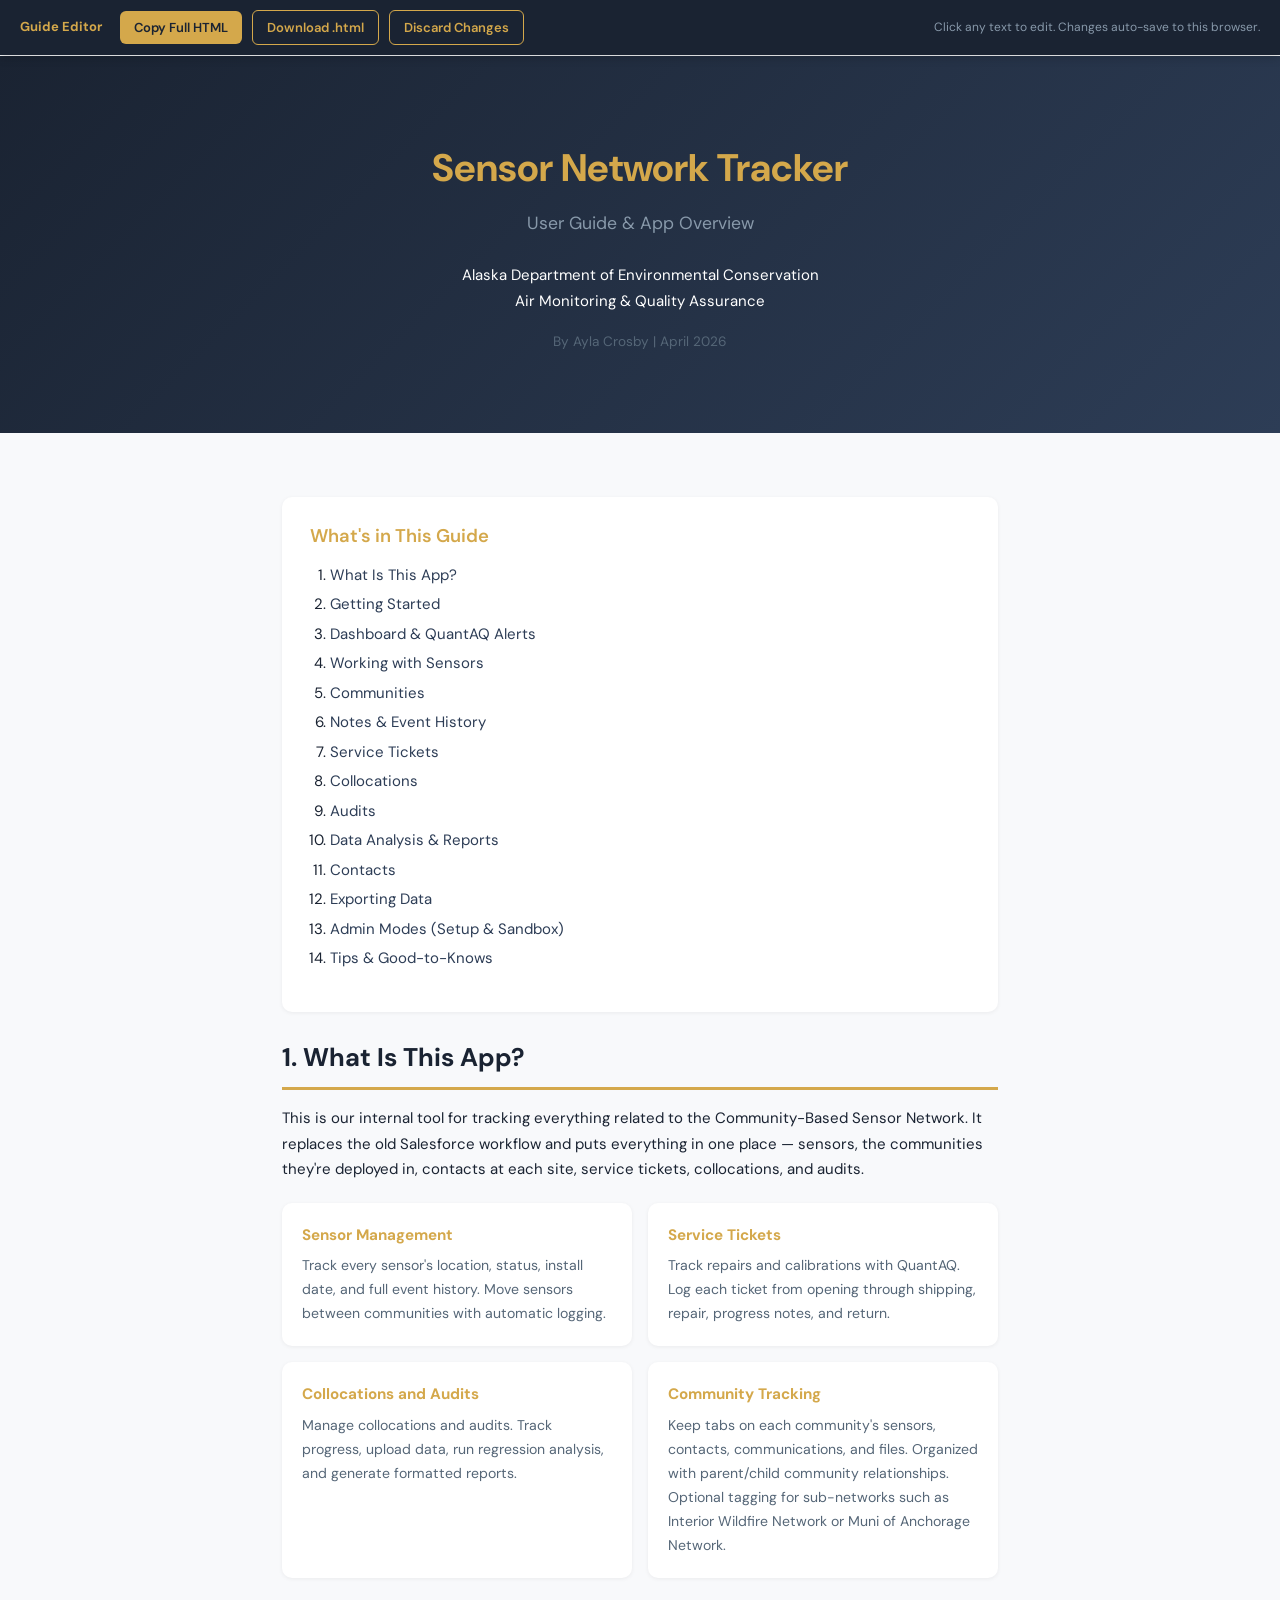
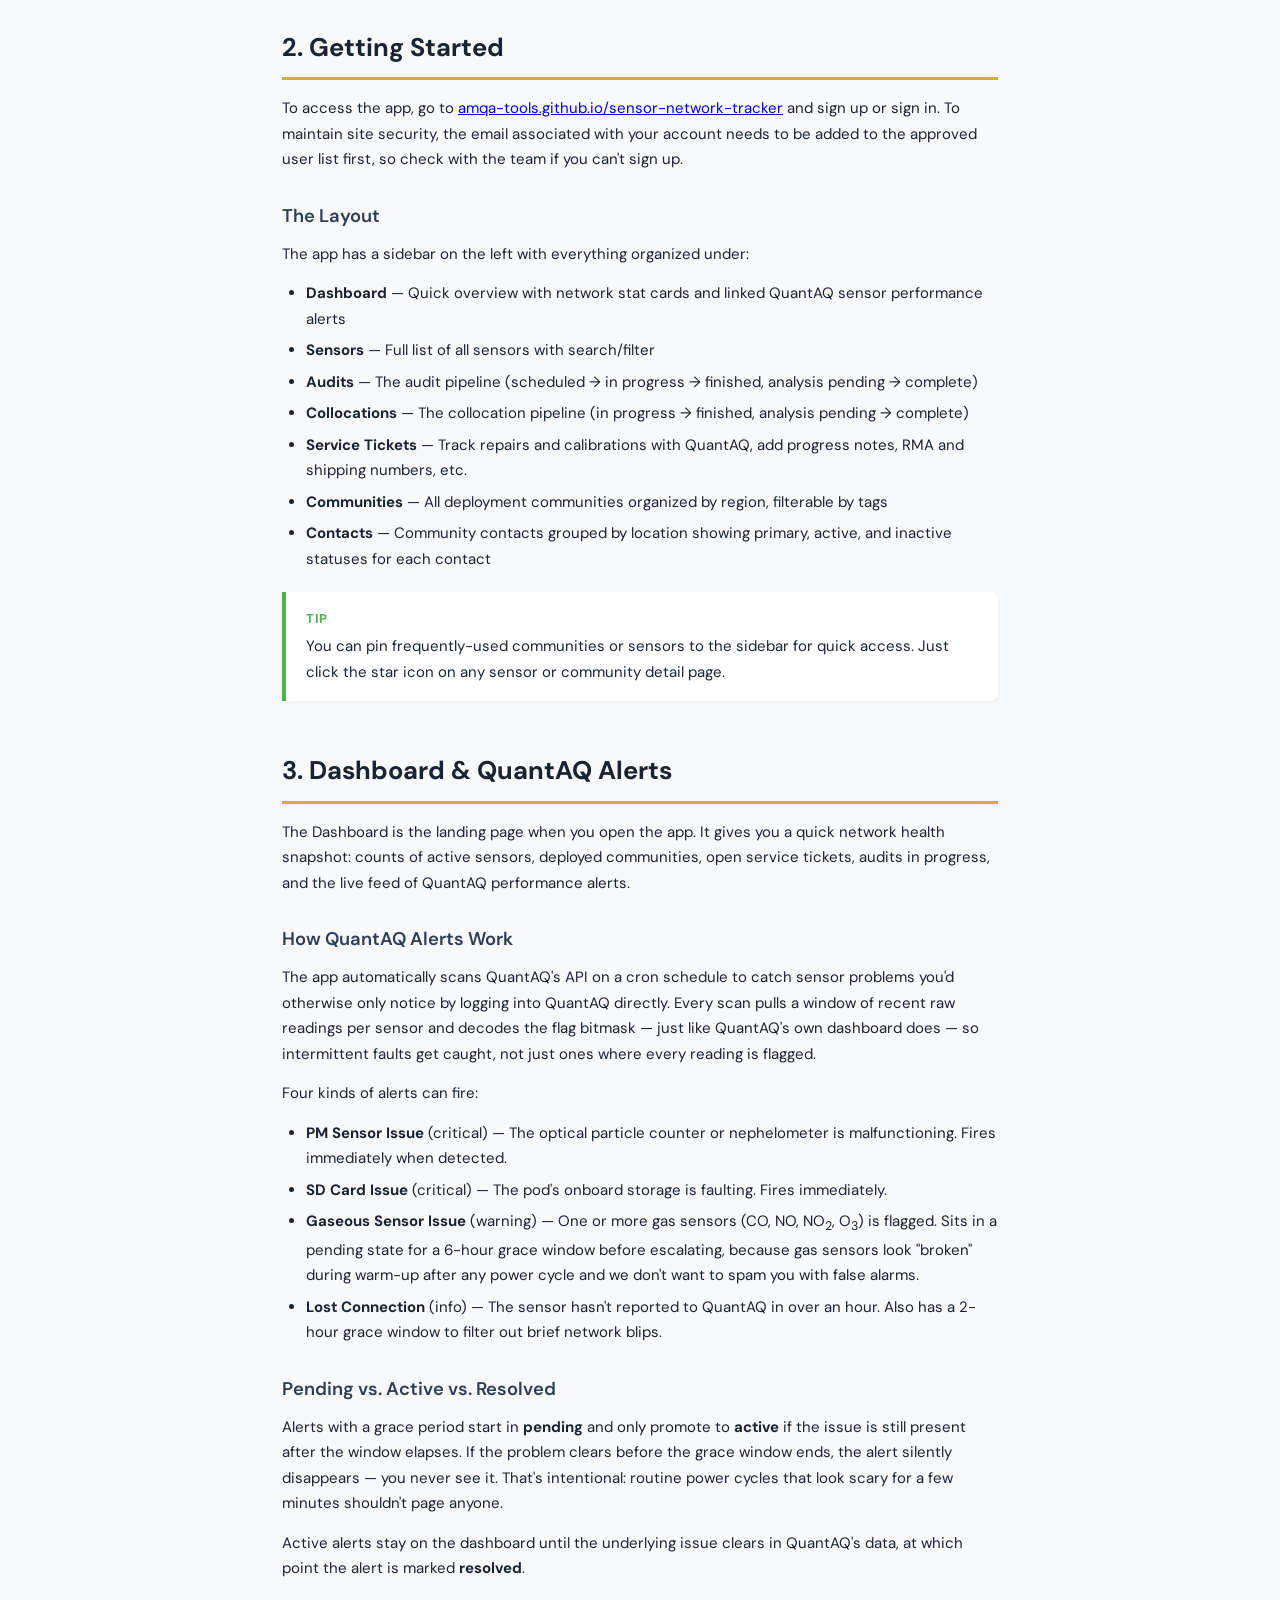
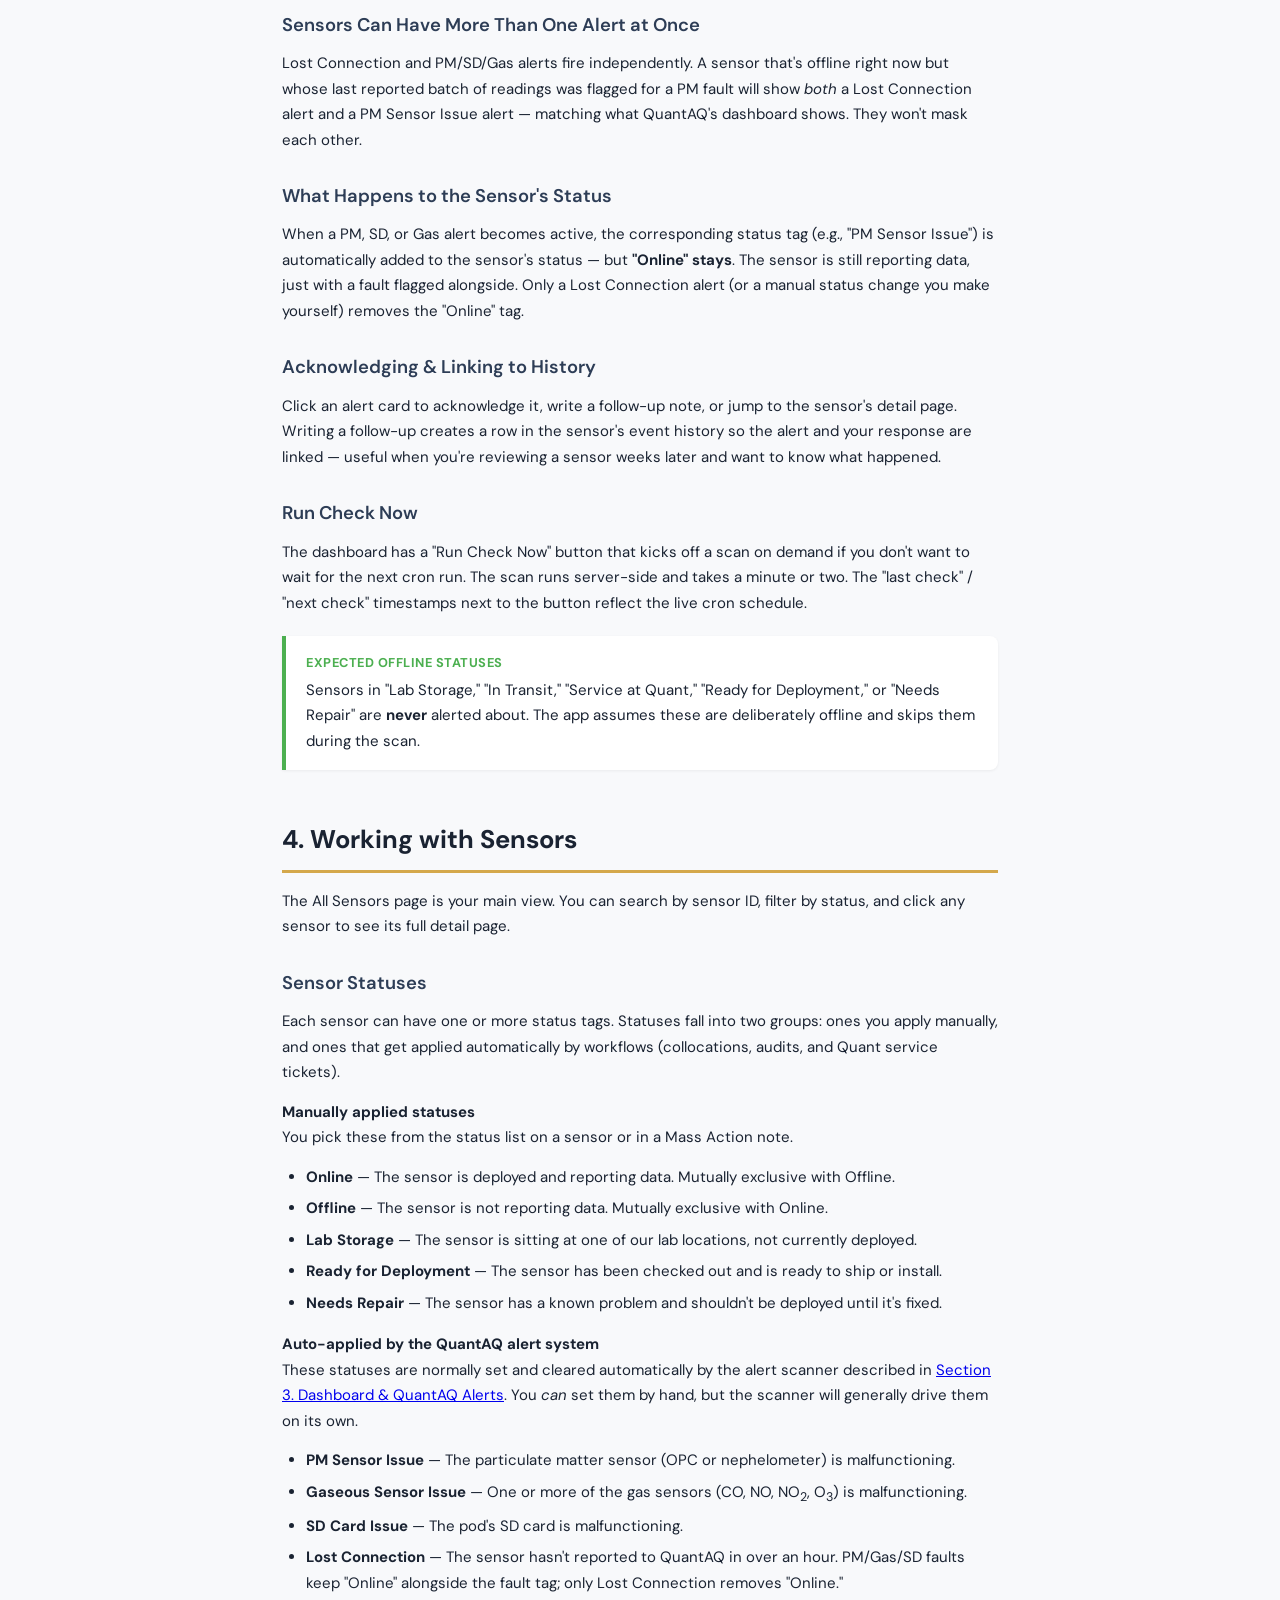
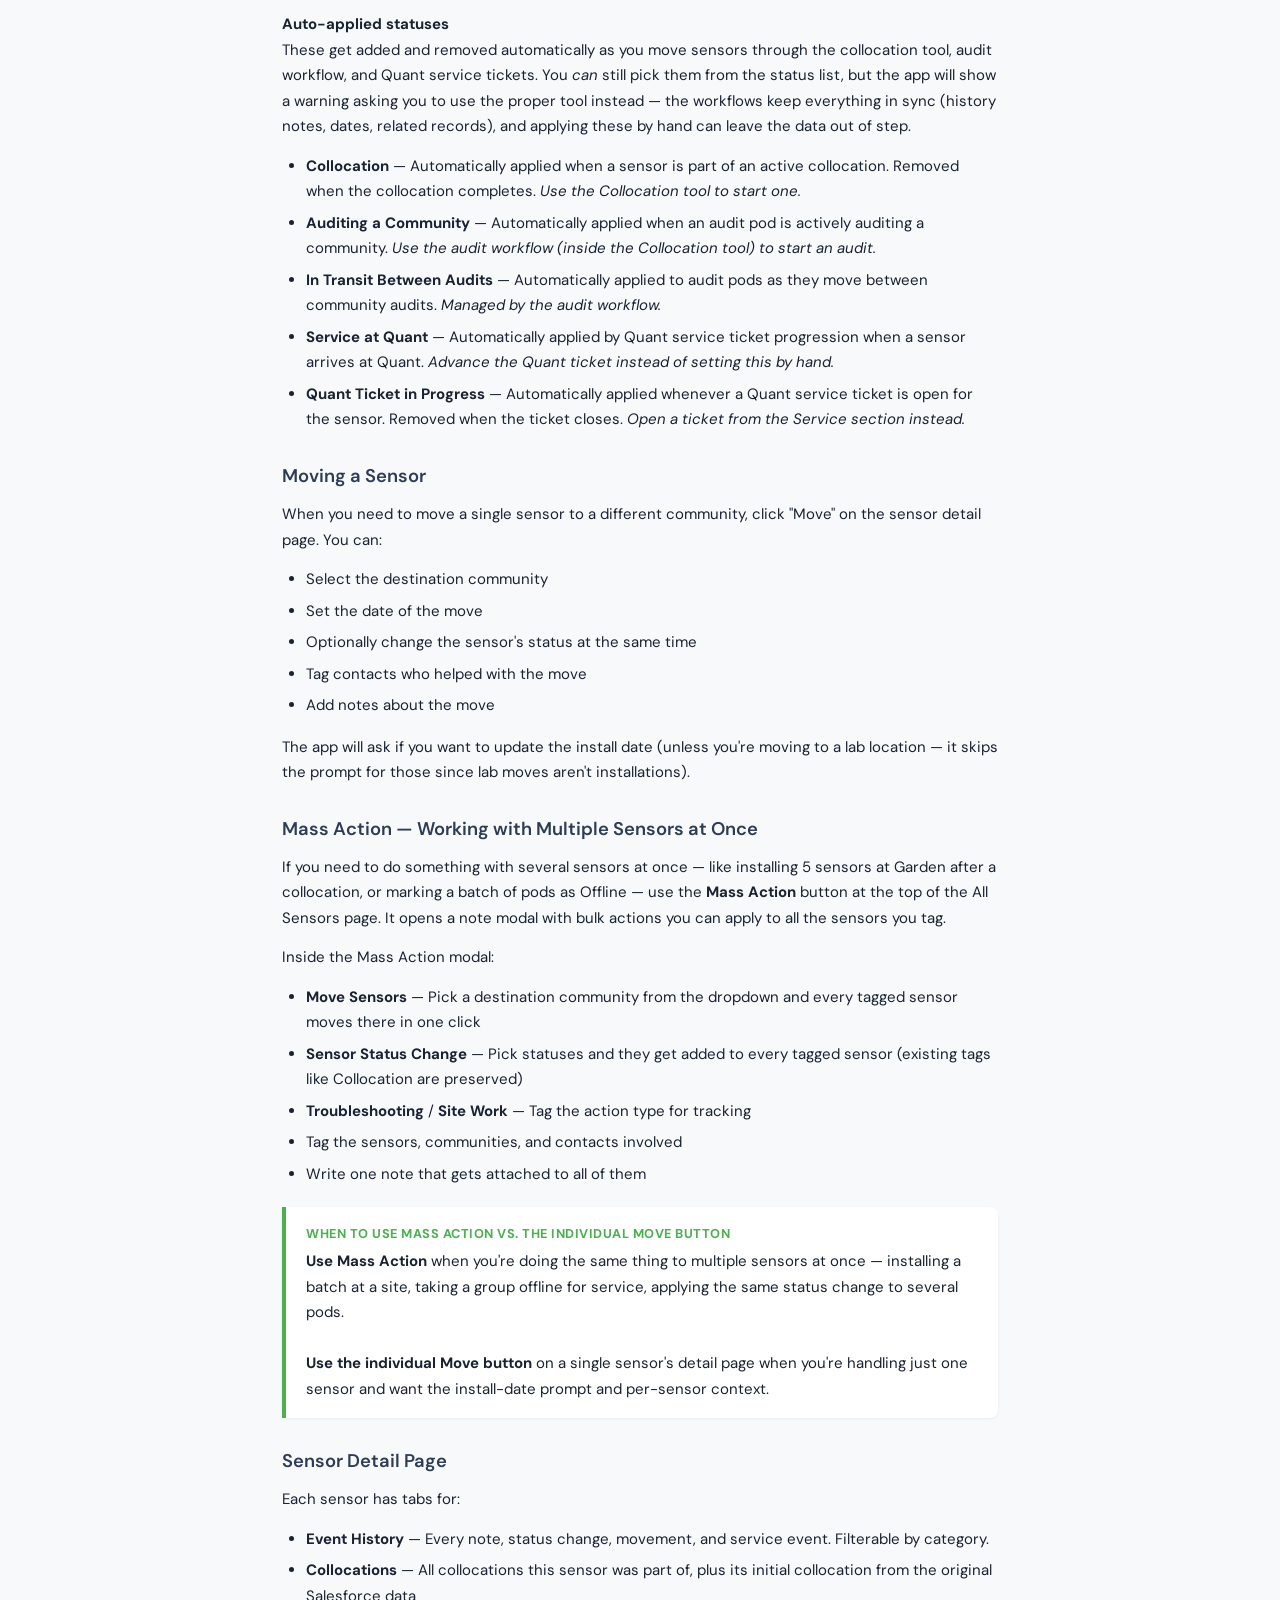
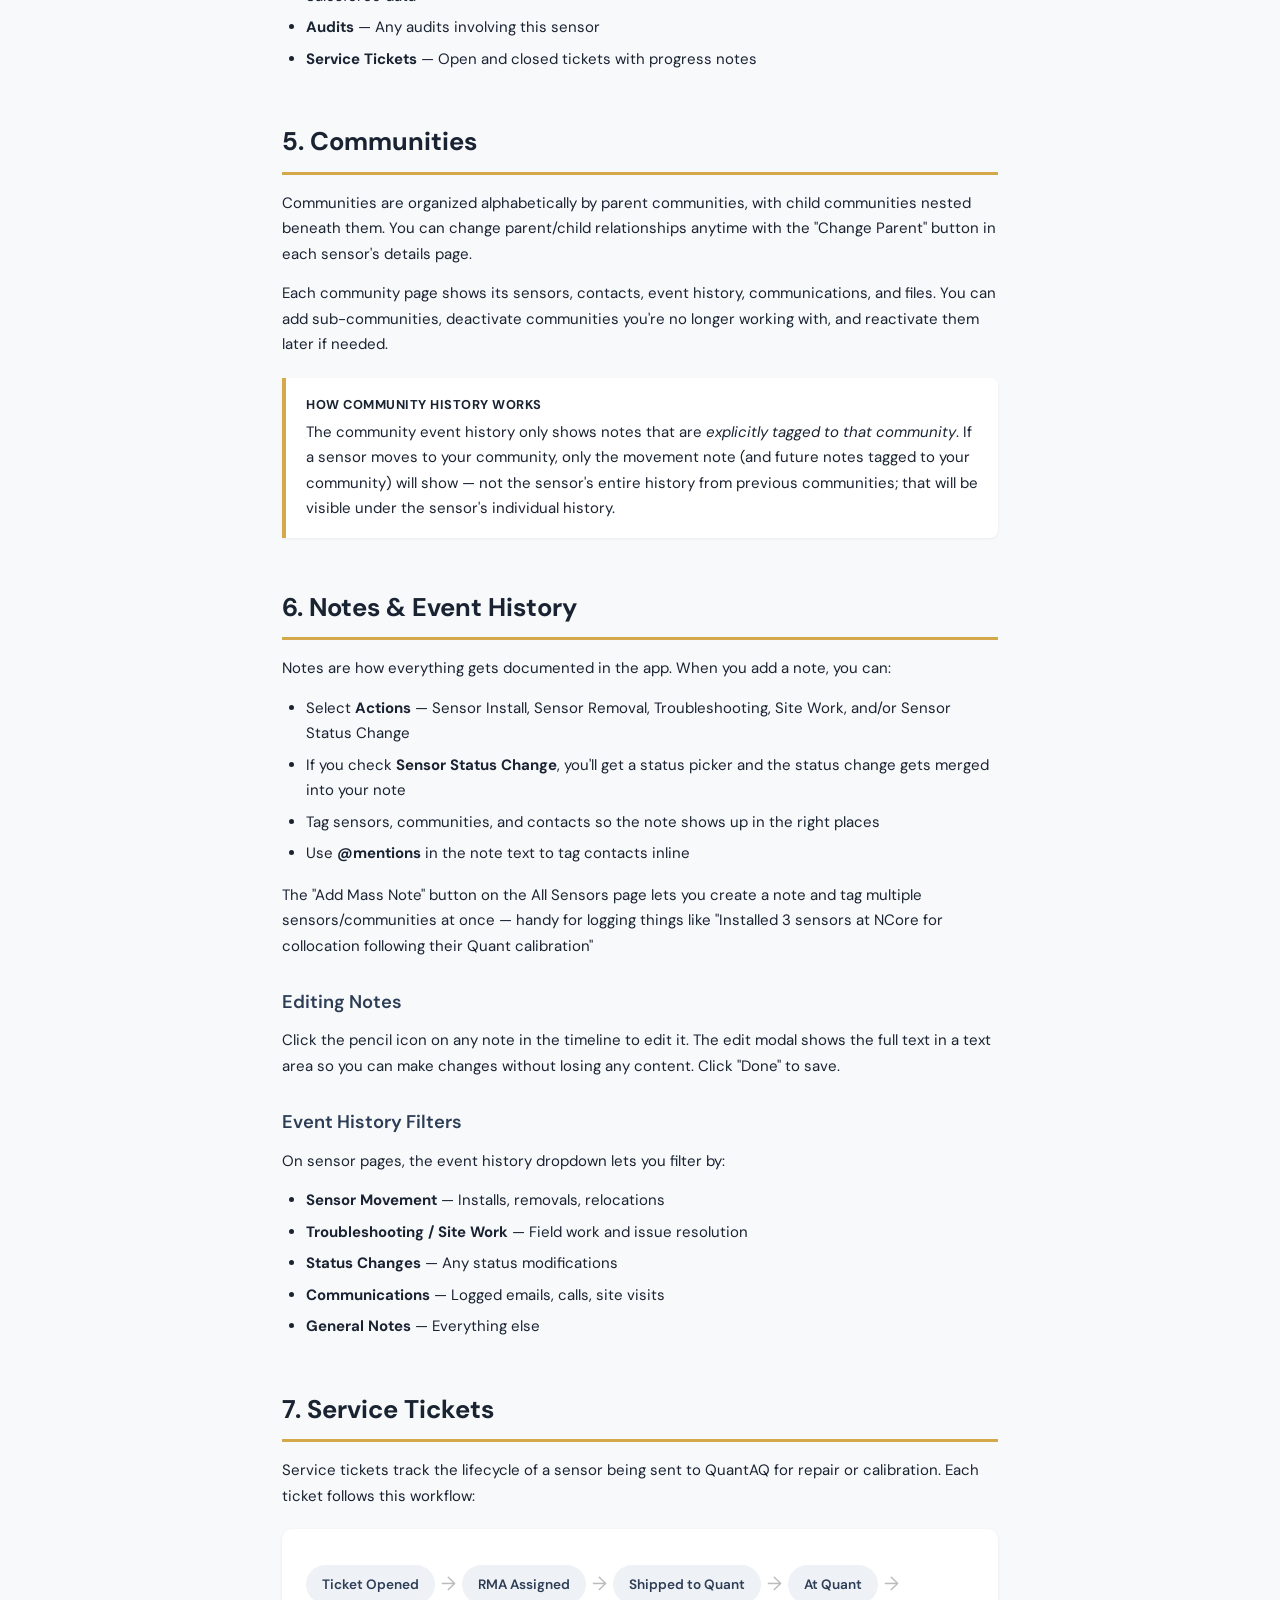
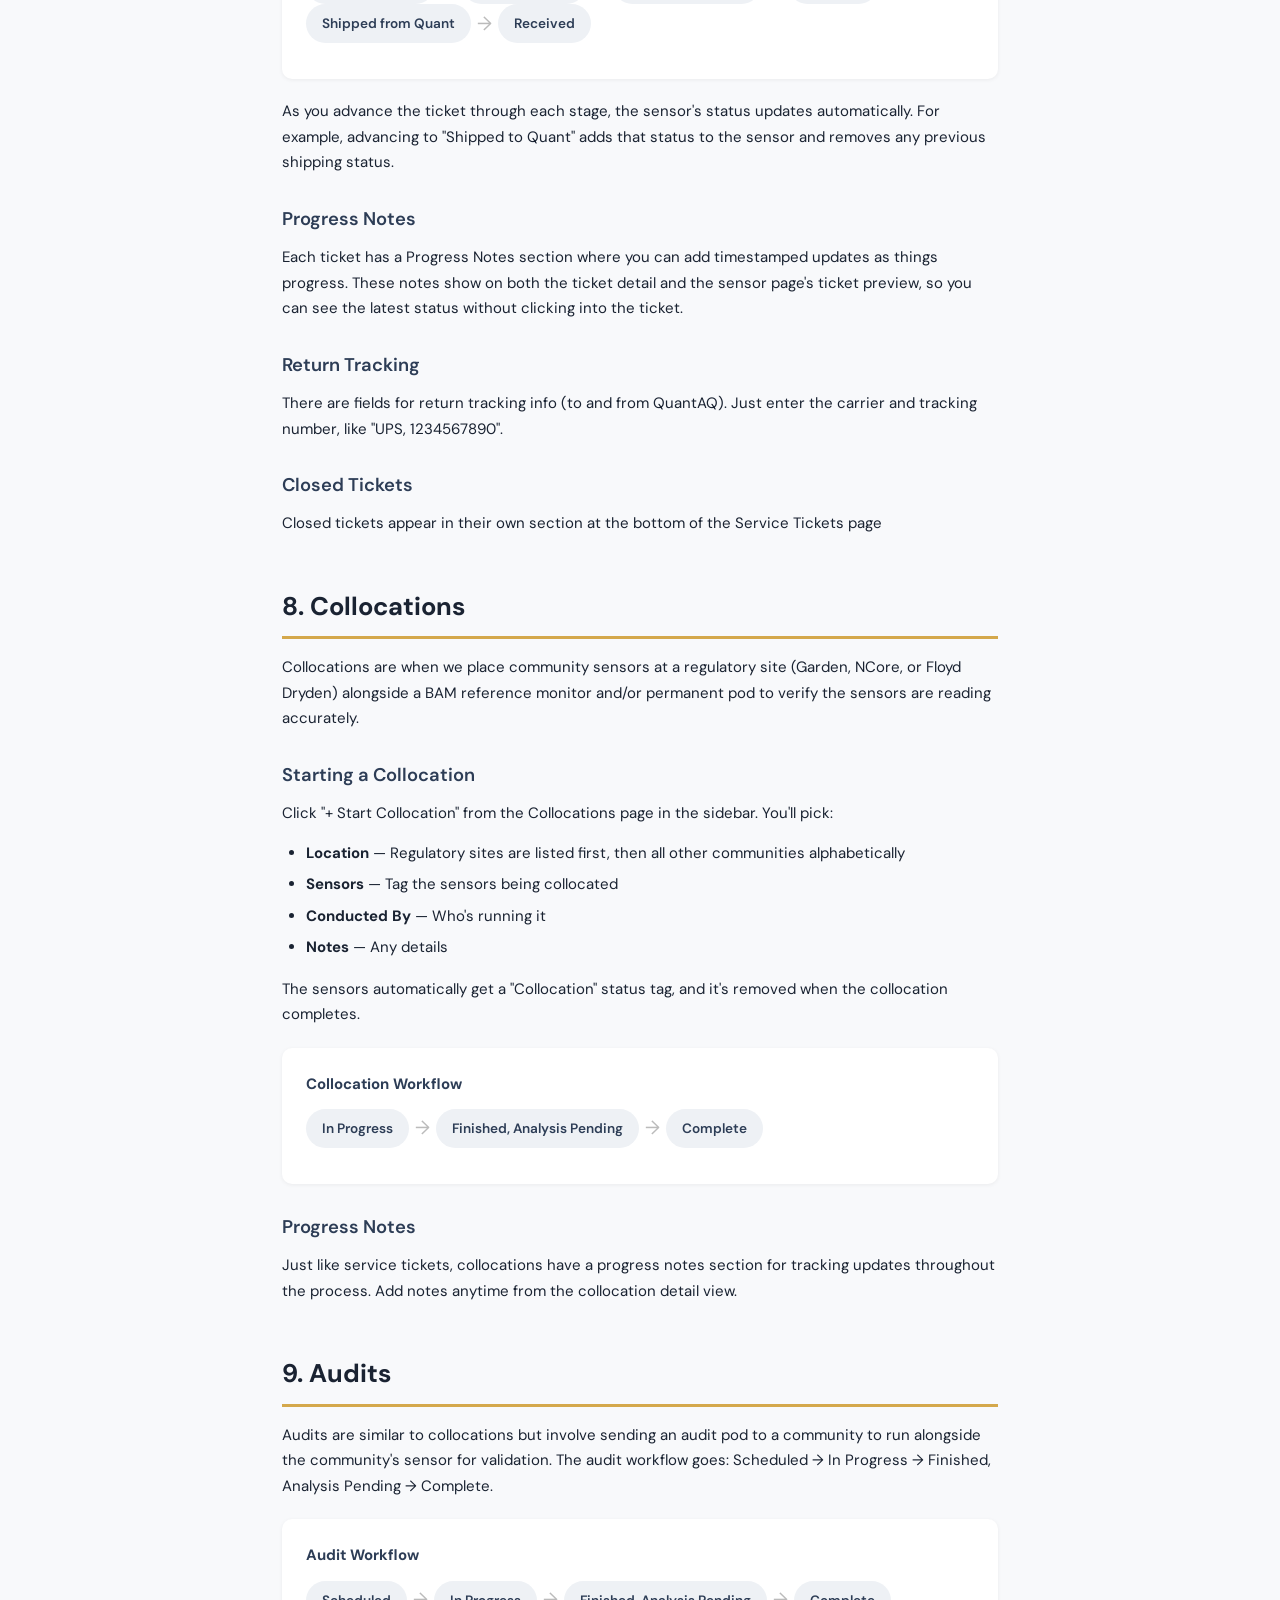
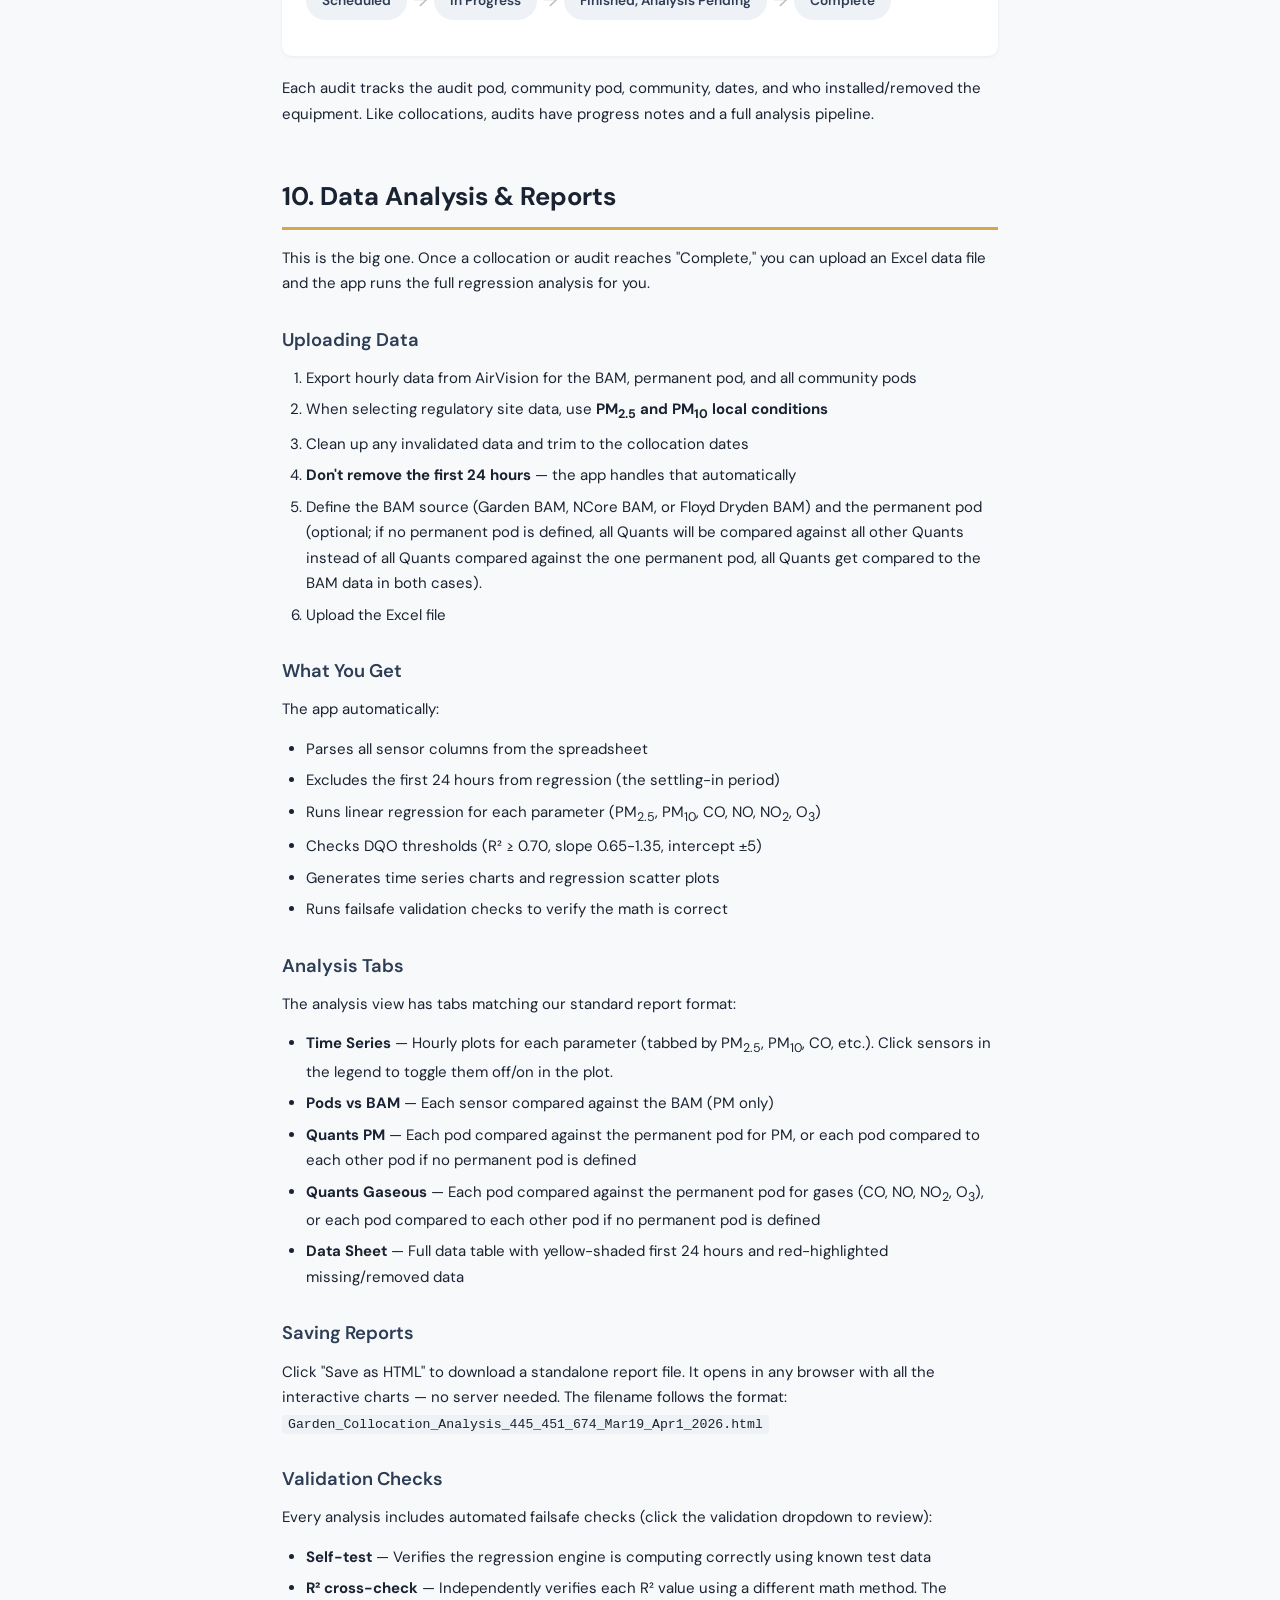
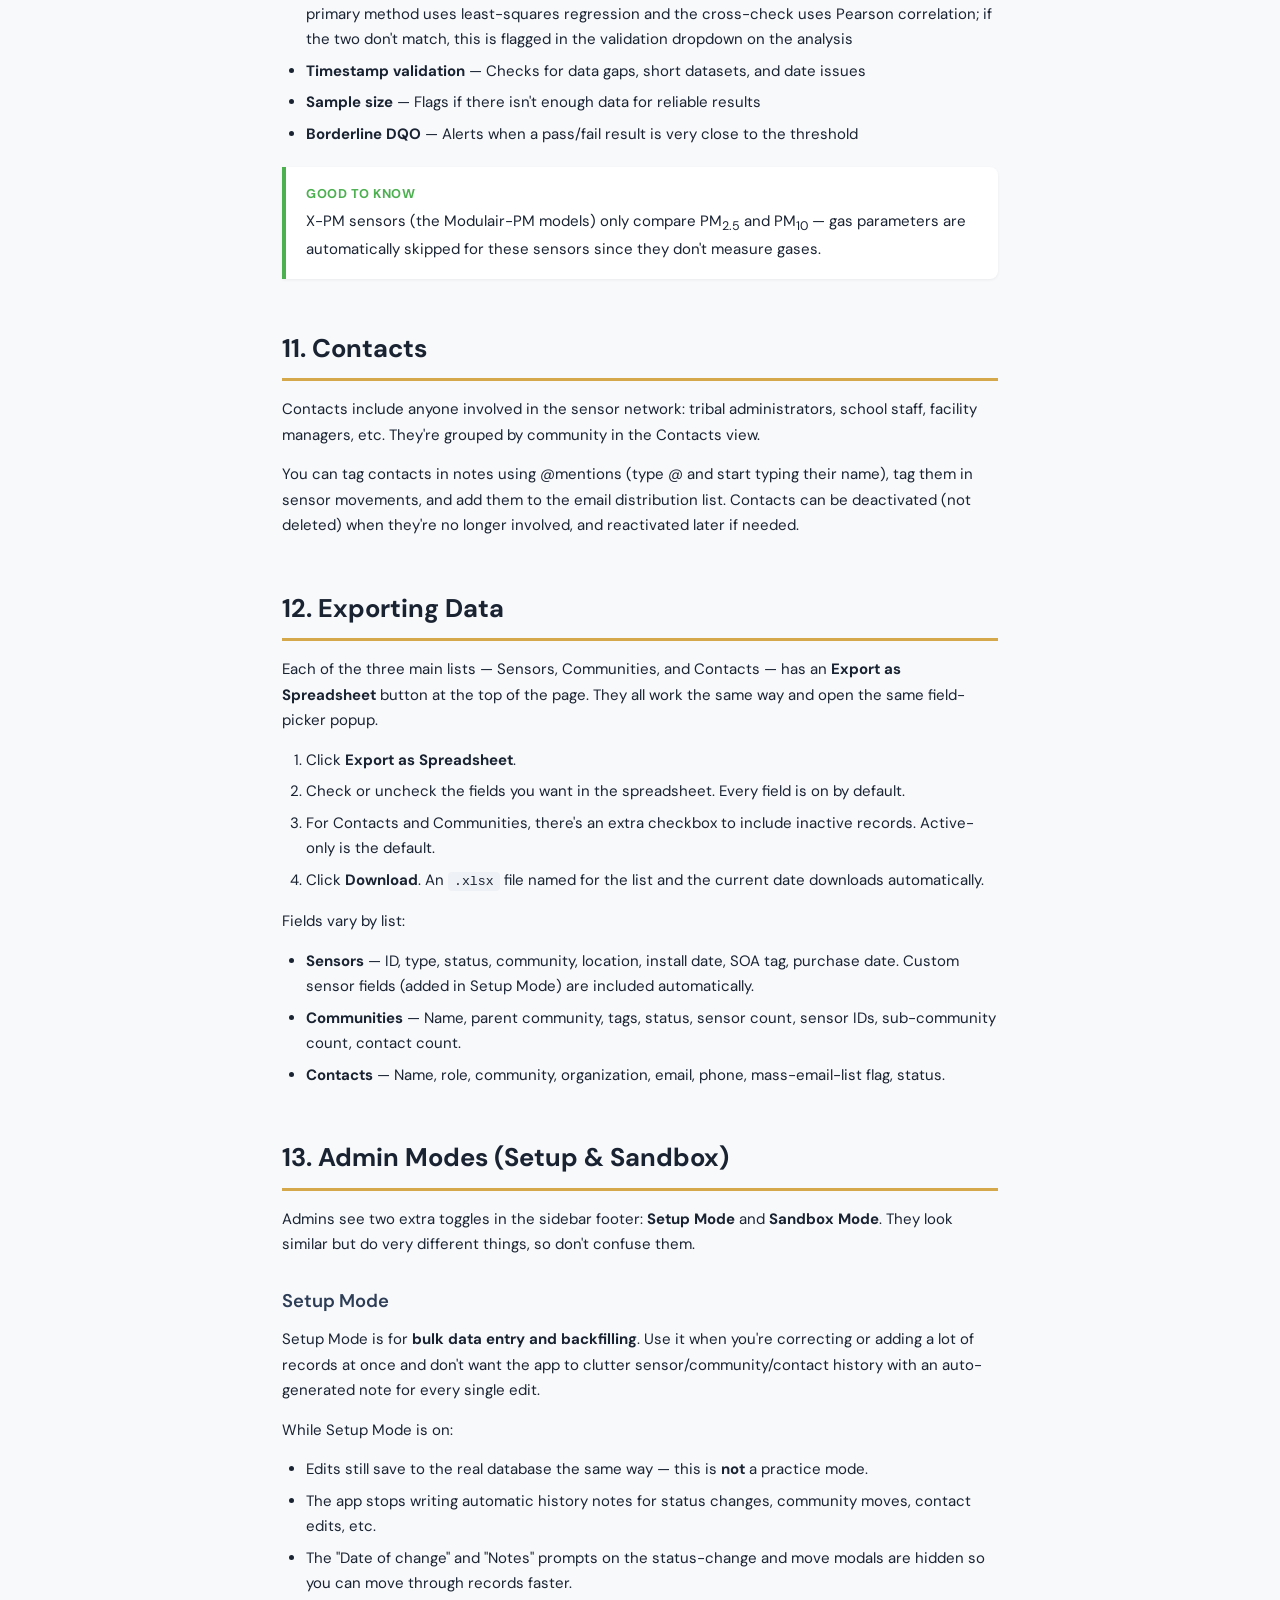
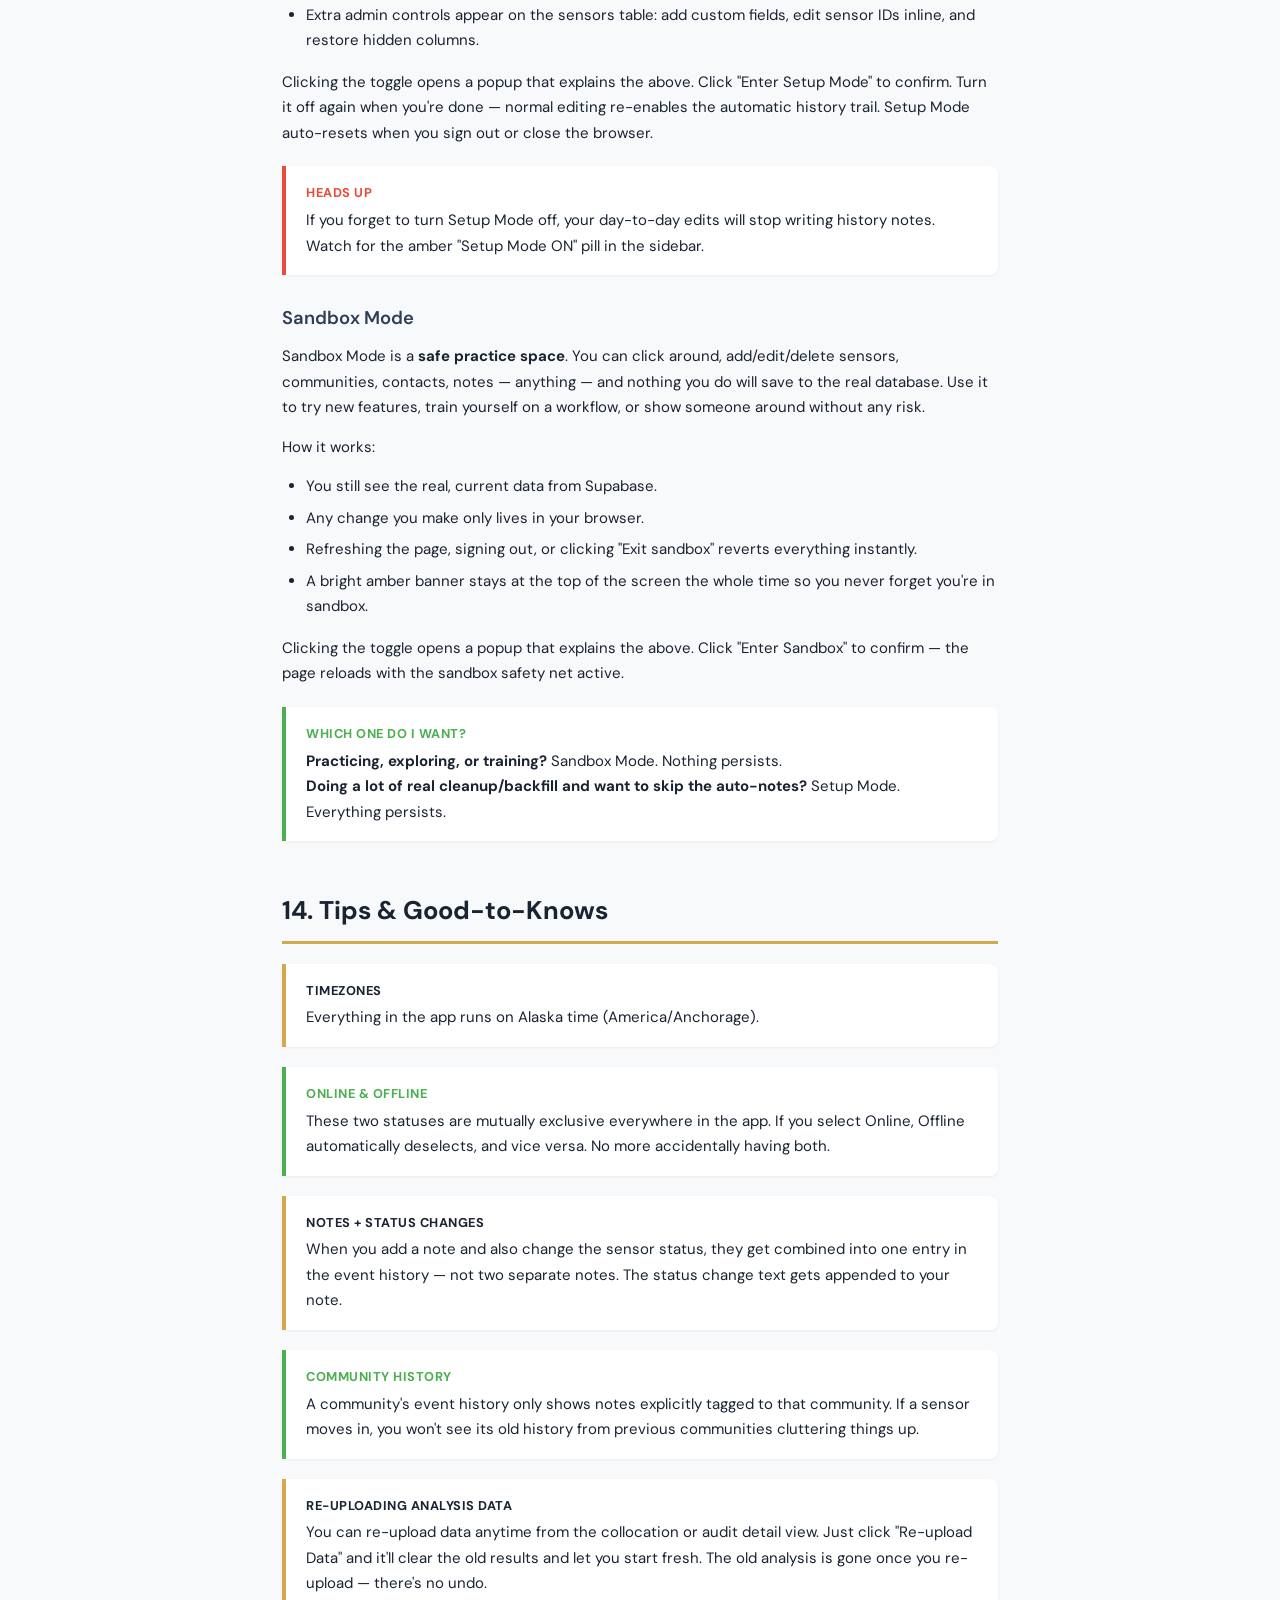
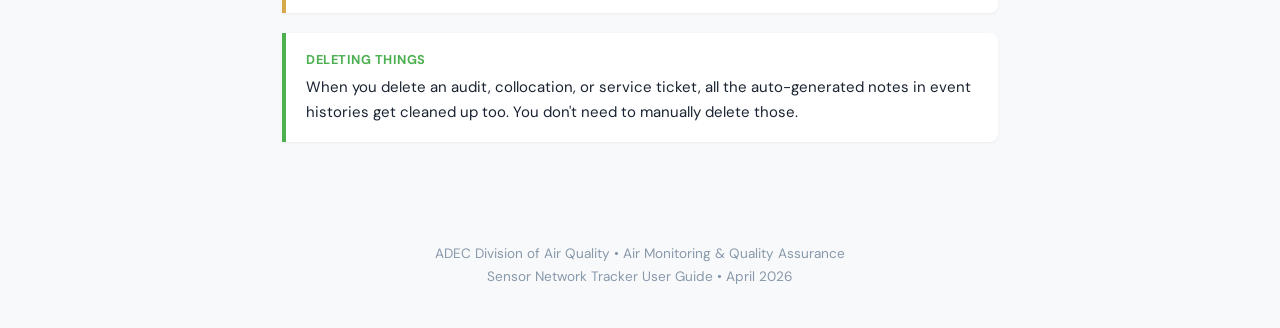
<file: user-guide-editor.html>
<!DOCTYPE html>
<html lang="en">
<head>
<meta charset="UTF-8">
<meta name="viewport" content="width=device-width, initial-scale=1.0">
<title>ADEC Sensor Network Tracker — User Guide (Editor)</title>
<style>
  @import url('https://fonts.googleapis.com/css2?family=DM+Sans:wght@400;500;600;700&display=swap');

  * { margin: 0; padding: 0; box-sizing: border-box; }

  body {
    font-family: 'DM Sans', system-ui, sans-serif;
    background: #f8f9fb;
    color: #1a2332;
    line-height: 1.7;
    font-size: 15px;
    padding-top: 56px; /* leave room for the fixed toolbar */
  }

  /* ===== EDITOR TOOLBAR ===== */
  .editor-toolbar {
    position: fixed;
    top: 0; left: 0; right: 0;
    background: #1a2332;
    color: #fff;
    padding: 10px 20px;
    z-index: 1000;
    display: flex;
    gap: 10px;
    align-items: center;
    box-shadow: 0 2px 10px rgba(0,0,0,0.2);
    font-size: 13px;
  }
  .editor-toolbar .brand {
    font-weight: 700;
    color: #d4a84b;
    margin-right: 8px;
  }
  .editor-toolbar button {
    background: #d4a84b;
    color: #1a2332;
    border: none;
    padding: 8px 14px;
    border-radius: 6px;
    cursor: pointer;
    font-weight: 600;
    font-family: inherit;
    font-size: 13px;
  }
  .editor-toolbar button:hover { background: #c19938; }
  .editor-toolbar button.secondary {
    background: transparent;
    color: #d4a84b;
    border: 1px solid #d4a84b;
  }
  .editor-toolbar button.secondary:hover { background: rgba(212,168,75,0.1); }
  .editor-toolbar .status {
    margin-left: auto;
    font-size: 12px;
    color: #8899aa;
  }
  .editor-toolbar .status.ok { color: #7ec97e; }

  /* Dashed outline on the focused editable region so it's obvious what you're editing */
  [contenteditable="true"]:focus {
    outline: 2px dashed #d4a84b;
    outline-offset: 4px;
    background: rgba(212, 168, 75, 0.04);
  }

  /* Disable the TOC links during editing — clicking them should not navigate */
  body.editor-mode .toc a { pointer-events: none; cursor: text; }

  /* ====================================================== */
  /* Below is IDENTICAL to user-guide.html so what you see   */
  /* here matches exactly what users see after publish.      */
  /* ====================================================== */

  .cover {
    background: linear-gradient(135deg, #1a2332 0%, #2d3d56 100%);
    color: white;
    padding: 80px 40px;
    text-align: center;
  }
  .cover h1 {
    font-size: 2.4rem;
    font-weight: 700;
    margin-bottom: 8px;
    color: #d4a84b;
  }
  .cover .subtitle {
    font-size: 1.1rem;
    color: #8899aa;
    margin-bottom: 24px;
  }
  .cover .version {
    font-size: 0.85rem;
    color: #556677;
  }

  .container {
    max-width: 780px;
    margin: 0 auto;
    padding: 40px 32px;
  }

  h2 {
    font-size: 1.6rem;
    font-weight: 700;
    color: #1a2332;
    margin: 48px 0 16px;
    padding-bottom: 8px;
    border-bottom: 3px solid #d4a84b;
  }
  h2:first-of-type { margin-top: 0; }

  h3 {
    font-size: 1.15rem;
    font-weight: 600;
    color: #2d3d56;
    margin: 28px 0 10px;
  }

  p { margin-bottom: 14px; }

  .callout {
    background: #fff;
    border-left: 4px solid #d4a84b;
    padding: 16px 20px;
    margin: 20px 0;
    border-radius: 0 8px 8px 0;
    box-shadow: 0 1px 3px rgba(0,0,0,0.06);
  }
  .callout.tip { border-left-color: #4caf50; }
  .callout.heads-up { border-left-color: #e74c3c; }
  .callout .callout-label {
    font-weight: 700;
    font-size: 0.8rem;
    text-transform: uppercase;
    letter-spacing: 0.5px;
    margin-bottom: 4px;
  }
  .callout.tip .callout-label { color: #4caf50; }
  .callout.heads-up .callout-label { color: #e74c3c; }

  ul, ol {
    margin: 10px 0 16px 24px;
  }
  li { margin-bottom: 6px; }

  .feature-grid {
    display: grid;
    grid-template-columns: 1fr 1fr;
    gap: 16px;
    margin: 20px 0;
  }
  .feature-card {
    background: #fff;
    border-radius: 10px;
    padding: 20px;
    box-shadow: 0 1px 4px rgba(0,0,0,0.06);
  }
  .feature-card h4 {
    font-size: 0.95rem;
    font-weight: 700;
    color: #d4a84b;
    margin-bottom: 6px;
  }
  .feature-card p {
    font-size: 0.88rem;
    color: #556677;
    margin: 0;
  }

  .workflow {
    background: #fff;
    border-radius: 10px;
    padding: 24px;
    margin: 20px 0;
    box-shadow: 0 1px 4px rgba(0,0,0,0.06);
  }
  .workflow-steps {
    display: flex;
    gap: 0;
    align-items: center;
    flex-wrap: wrap;
    margin: 12px 0;
  }
  .workflow-step {
    background: #eef1f5;
    padding: 8px 16px;
    border-radius: 20px;
    font-size: 0.85rem;
    font-weight: 600;
    color: #2d3d56;
  }
  .workflow-arrow {
    color: #bbb;
    font-size: 1.2rem;
    margin: 0 6px;
  }

  code {
    background: #eef1f5;
    padding: 2px 6px;
    border-radius: 4px;
    font-size: 0.88em;
    font-family: 'JetBrains Mono', monospace;
  }

  .toc {
    background: #fff;
    border-radius: 10px;
    padding: 24px 28px;
    margin: 24px 0;
    box-shadow: 0 1px 4px rgba(0,0,0,0.06);
  }
  .toc h3 { margin-top: 0; color: #d4a84b; }
  .toc ol { margin-left: 20px; }
  .toc li { margin-bottom: 4px; }
  .toc a { color: #2d3d56; text-decoration: none; }
  .toc a:hover { color: #d4a84b; text-decoration: underline; }

  .footer {
    text-align: center;
    padding: 40px;
    color: #8899aa;
    font-size: 0.85rem;
  }

  @media (max-width: 640px) {
    .feature-grid { grid-template-columns: 1fr; }
    .cover { padding: 50px 24px; }
    .cover h1 { font-size: 1.8rem; }
    .container { padding: 24px 20px; }
    .editor-toolbar { flex-wrap: wrap; }
  }
</style>
</head>
<body class="editor-mode">

<div class="editor-toolbar">
  <span class="brand">Guide Editor</span>
  <button onclick="copyFullHtml()">Copy Full HTML</button>
  <button class="secondary" onclick="downloadHtml()">Download .html</button>
  <button class="secondary" onclick="restoreOriginal()" title="Discard your changes in this browser and reload the committed version">Discard Changes</button>
  <span class="status" id="editor-status">Click any text to edit. Changes auto-save to this browser.</span>
</div>

<!-- Everything inside #editable is click-to-edit. Structure matches user-guide.html exactly. -->
<div id="editable" contenteditable="true">

<div class="cover">
  <h1>Sensor Network Tracker</h1>
  <div class="subtitle">User Guide &amp; App Overview</div>
  <div>Alaska Department of Environmental Conservation</div>
  <div>Air Monitoring &amp; Quality Assurance</div>
  <div class="version" style="margin-top: 16px">By Ayla Crosby | April 2026</div>
</div>

<div class="container">

<div class="toc">
  <h3>What's in This Guide</h3>
  <ol>
    <li><a href="#overview">What Is This App?</a></li>
    <li><a href="#getting-started">Getting Started</a></li>
    <li><a href="#dashboard">Dashboard &amp; QuantAQ Alerts</a></li>
    <li><a href="#sensors">Working with Sensors</a></li>
    <li><a href="#communities">Communities</a></li>
    <li><a href="#notes">Notes &amp; Event History</a></li>
    <li><a href="#tickets">Service Tickets</a></li>
    <li><a href="#collocations">Collocations</a></li>
    <li><a href="#audits">Audits</a></li>
    <li><a href="#analysis">Data Analysis &amp; Reports</a></li>
    <li><a href="#contacts">Contacts</a></li>
    <li><a href="#exporting">Exporting Data</a></li>
    <li><a href="#admin-modes">Admin Modes (Setup &amp; Sandbox)</a></li>
    <li><a href="#tips">Tips &amp; Good-to-Knows</a></li>
  </ol>
</div>

<h2 id="overview">1. What Is This App?</h2>

<p>This is our internal tool for tracking everything related to the Community-Based Sensor Network. It replaces the old Salesforce workflow and puts everything in one place — sensors, the communities they're deployed in, contacts at each site, service tickets, collocations, and audits.</p>

<div class="feature-grid">
  <div class="feature-card">
    <h4>Sensor Management</h4>
    <p>Track every sensor's location, status, install date, and full event history. Move sensors between communities with automatic logging.</p>
  </div>
  <div class="feature-card">
    <h4>Service Tickets</h4>
    <p>Track repairs and calibrations with QuantAQ. Log each ticket from opening through shipping, repair, progress notes, and return.</p>
  </div>
  <div class="feature-card">
    <h4>Collocations and Audits</h4>
    <p>Manage collocations and audits. Track progress, upload data, run regression analysis, and generate formatted reports.</p>
  </div>
  <div class="feature-card">
    <h4>Community Tracking</h4>
    <p>Keep tabs on each community's sensors, contacts, communications, and files. Organized with parent/child community relationships. Optional tagging for sub-networks such as Interior Wildfire Network or Muni of Anchorage Network.</p>
  </div>
</div>

<h2 id="getting-started">2. Getting Started</h2>

<p>To access the app, go to <a href="https://amqa-tools.github.io/sensor-network-tracker" target="_blank" rel="noopener">amqa-tools.github.io/sensor-network-tracker</a> and sign up or sign in. To maintain site security, the email associated with your account needs to be added to the approved user list first, so check with the team if you can't sign up.</p>

<h3>The Layout</h3>
<p>The app has a sidebar on the left with everything organized under:</p>
<ul>
  <li><strong>Dashboard</strong> — Quick overview with network stat cards and linked QuantAQ sensor performance alerts</li>
  <li><strong>Sensors</strong> — Full list of all sensors with search/filter</li>
  <li><strong>Audits</strong> — The audit pipeline (scheduled → in progress → finished, analysis pending&nbsp;→ complete)</li>
  <li><strong>Collocations</strong> — The collocation pipeline (in progress&nbsp;→ finished, analysis pending → complete)</li>
  <li><strong>Service Tickets</strong> — Track repairs and calibrations with QuantAQ, add progress notes, RMA and shipping numbers, etc.</li>
  <li><strong>Communities</strong> — All deployment communities organized by region, filterable by tags</li>
  <li><strong>Contacts</strong> — Community contacts grouped by location showing primary, active, and inactive statuses for each contact</li>
</ul>

<div class="callout tip">
  <div class="callout-label">Tip</div>
  You can pin frequently-used communities or sensors to the sidebar for quick access. Just click the star icon on any sensor or community detail page.
</div>

<h2 id="dashboard">3. Dashboard &amp; QuantAQ Alerts</h2>

<p>The Dashboard is the landing page when you open the app. It gives you a quick network health snapshot: counts of active sensors, deployed communities, open service tickets, audits in progress, and the live feed of QuantAQ performance alerts.</p>

<h3>How QuantAQ Alerts Work</h3>
<p>The app automatically scans QuantAQ's API on a cron schedule to catch sensor problems you'd otherwise only notice by logging into QuantAQ directly. Every scan pulls a window of recent raw readings per sensor and decodes the flag bitmask — just like QuantAQ's own dashboard does — so intermittent faults get caught, not just ones where every reading is flagged.</p>

<p>Four kinds of alerts can fire:</p>
<ul>
  <li><strong>PM Sensor Issue</strong> (critical) — The optical particle counter or nephelometer is malfunctioning. Fires immediately when detected.</li>
  <li><strong>SD Card Issue</strong> (critical) — The pod's onboard storage is faulting. Fires immediately.</li>
  <li><strong>Gaseous Sensor Issue</strong> (warning) — One or more gas sensors (CO, NO, NO<sub>2</sub>, O<sub>3</sub>) is flagged. Sits in a pending state for a 6-hour grace window before escalating, because gas sensors look "broken" during warm-up after any power cycle and we don't want to spam you with false alarms.</li>
  <li><strong>Lost Connection</strong> (info) — The sensor hasn't reported to QuantAQ in over an hour. Also has a 2-hour grace window to filter out brief network blips.</li>
</ul>

<h3>Pending vs. Active vs. Resolved</h3>
<p>Alerts with a grace period start in <strong>pending</strong> and only promote to <strong>active</strong> if the issue is still present after the window elapses. If the problem clears before the grace window ends, the alert silently disappears — you never see it. That's intentional: routine power cycles that look scary for a few minutes shouldn't page anyone.</p>

<p>Active alerts stay on the dashboard until the underlying issue clears in QuantAQ's data, at which point the alert is marked <strong>resolved</strong>.</p>

<h3>Sensors Can Have More Than One Alert at Once</h3>
<p>Lost Connection and PM/SD/Gas alerts fire independently. A sensor that's offline right now but whose last reported batch of readings was flagged for a PM fault will show <em>both</em> a Lost Connection alert and a PM Sensor Issue alert — matching what QuantAQ's dashboard shows. They won't mask each other.</p>

<h3>What Happens to the Sensor's Status</h3>
<p>When a PM, SD, or Gas alert becomes active, the corresponding status tag (e.g., "PM Sensor Issue") is automatically added to the sensor's status — but <strong>"Online" stays</strong>. The sensor is still reporting data, just with a fault flagged alongside. Only a Lost Connection alert (or a manual status change you make yourself) removes the "Online" tag.</p>

<h3>Acknowledging &amp; Linking to History</h3>
<p>Click an alert card to acknowledge it, write a follow-up note, or jump to the sensor's detail page. Writing a follow-up creates a row in the sensor's event history so the alert and your response are linked — useful when you're reviewing a sensor weeks later and want to know what happened.</p>

<h3>Run Check Now</h3>
<p>The dashboard has a "Run Check Now" button that kicks off a scan on demand if you don't want to wait for the next cron run. The scan runs server-side and takes a minute or two. The "last check" / "next check" timestamps next to the button reflect the live cron schedule.</p>

<div class="callout tip">
  <div class="callout-label">Expected Offline Statuses</div>
  Sensors in "Lab Storage," "In Transit," "Service at Quant," "Ready for Deployment," or "Needs Repair" are <strong>never</strong> alerted about. The app assumes these are deliberately offline and skips them during the scan.
</div>

<h2 id="sensors">4. Working with Sensors</h2>

<p>The All Sensors page is your main view. You can search by sensor ID, filter by status, and click any sensor to see its full detail page.</p>

<h3>Sensor Statuses</h3>
<p>Each sensor can have one or more status tags. Statuses fall into two groups: ones you apply manually, and ones that get applied automatically by workflows (collocations, audits, and Quant service tickets).</p>

<h4>Manually applied statuses</h4>
<p>You pick these from the status list on a sensor or in a Mass Action note.</p>
<ul>
  <li><strong>Online</strong> — The sensor is deployed and reporting data. Mutually exclusive with Offline.</li>
  <li><strong>Offline</strong> — The sensor is not reporting data. Mutually exclusive with Online.</li>
  <li><strong>Lab Storage</strong> — The sensor is sitting at one of our lab locations, not currently deployed.</li>
  <li><strong>Ready for Deployment</strong> — The sensor has been checked out and is ready to ship or install.</li>
  <li><strong>Needs Repair</strong> — The sensor has a known problem and shouldn't be deployed until it's fixed.</li>
</ul>

<h4>Auto-applied by the QuantAQ alert system</h4>
<p>These statuses are normally set and cleared automatically by the alert scanner described in <a href="#dashboard">Section 3. Dashboard &amp; QuantAQ Alerts</a>. You <em>can</em> set them by hand, but the scanner will generally drive them on its own.</p>
<ul>
  <li><strong>PM Sensor Issue</strong> — The particulate matter sensor (OPC or nephelometer) is malfunctioning.</li>
  <li><strong>Gaseous Sensor Issue</strong> — One or more of the gas sensors (CO, NO, NO<sub>2</sub>, O<sub>3</sub>) is malfunctioning.</li>
  <li><strong>SD Card Issue</strong> — The pod's SD card is malfunctioning.</li>
  <li><strong>Lost Connection</strong> — The sensor hasn't reported to QuantAQ in over an hour. PM/Gas/SD faults keep "Online" alongside the fault tag; only Lost Connection removes "Online."</li>
</ul>

<h4>Auto-applied statuses</h4>
<p>These get added and removed automatically as you move sensors through the collocation tool, audit workflow, and Quant service tickets. You <em>can</em> still pick them from the status list, but the app will show a warning asking you to use the proper tool instead — the workflows keep everything in sync (history notes, dates, related records), and applying these by hand can leave the data out of step.</p>
<ul>
  <li><strong>Collocation</strong> — Automatically applied when a sensor is part of an active collocation. Removed when the collocation completes. <em>Use the Collocation tool to start one.</em></li>
  <li><strong>Auditing a Community</strong> — Automatically applied when an audit pod is actively auditing a community. <em>Use the audit workflow (inside the Collocation tool) to start an audit.</em></li>
  <li><strong>In Transit Between Audits</strong> — Automatically applied to audit pods as they move between community audits. <em>Managed by the audit workflow.</em></li>
  <li><strong>Service at Quant</strong> — Automatically applied by Quant service ticket progression when a sensor arrives at Quant. <em>Advance the Quant ticket instead of setting this by hand.</em></li>
  <li><strong>Quant Ticket in Progress</strong> — Automatically applied whenever a Quant service ticket is open for the sensor. Removed when the ticket closes. <em>Open a ticket from the Service section instead.</em></li>
</ul>

<h3>Moving a Sensor</h3>
<p>When you need to move a single sensor to a different community, click "Move" on the sensor detail page. You can:</p>
<ul>
  <li>Select the destination community</li>
  <li>Set the date of the move</li>
  <li>Optionally change the sensor's status at the same time</li>
  <li>Tag contacts who helped with the move</li>
  <li>Add notes about the move</li>
</ul>
<p>The app will ask if you want to update the install date (unless you're moving to a lab location — it skips the prompt for those since lab moves aren't installations).</p>

<h3>Mass Action — Working with Multiple Sensors at Once</h3>
<p>If you need to do something with several sensors at once — like installing 5 sensors at Garden after a collocation, or marking a batch of pods as Offline — use the <strong>Mass Action</strong> button at the top of the All Sensors page. It opens a note modal with bulk actions you can apply to all the sensors you tag.</p>

<p>Inside the Mass Action modal:</p>
<ul>
  <li><strong>Move Sensors</strong> — Pick a destination community from the dropdown and every tagged sensor moves there in one click</li>
  <li><strong>Sensor Status Change</strong> — Pick statuses and they get added to every tagged sensor (existing tags like Collocation are preserved)</li>
  <li><strong>Troubleshooting</strong> / <strong>Site Work</strong> — Tag the action type for tracking</li>
  <li>Tag the sensors, communities, and contacts involved</li>
  <li>Write one note that gets attached to all of them</li>
</ul>

<div class="callout tip">
  <div class="callout-label">When to use Mass Action vs. the individual Move button</div>
  <strong>Use Mass Action</strong> when you're doing the same thing to multiple sensors at once — installing a batch at a site, taking a group offline for service, applying the same status change to several pods.<br><br>
  <strong>Use the individual Move button</strong> on a single sensor's detail page when you're handling just one sensor and want the install-date prompt and per-sensor context.
</div>

<h3>Sensor Detail Page</h3>
<p>Each sensor has tabs for:</p>
<ul>
  <li><strong>Event History</strong> — Every note, status change, movement, and service event. Filterable by category.</li>
  <li><strong>Collocations</strong> — All collocations this sensor was part of, plus its initial collocation from the original Salesforce data</li>
  <li><strong>Audits</strong> — Any audits involving this sensor</li>
  <li><strong>Service Tickets</strong> — Open and closed tickets with progress notes</li>
</ul>

<h2 id="communities">5. Communities</h2>

<p>Communities are organized alphabetically by parent communities, with child communities nested beneath them. You can change parent/child relationships anytime with the "Change Parent" button in each sensor's details page.</p>

<p>Each community page shows its sensors, contacts, event history, communications, and files. You can add sub-communities, deactivate communities you're no longer working with, and reactivate them later if needed.</p>

<div class="callout">
  <div class="callout-label">How Community History Works</div>
  The community event history only shows notes that are <em>explicitly tagged to that community</em>. If a sensor moves to your community, only the movement note (and future notes tagged to your community) will show — not the sensor's entire history from previous communities; that will be visible under the sensor's individual history.
</div>

<h2 id="notes">6. Notes &amp; Event History</h2>

<p>Notes are how everything gets documented in the app. When you add a note, you can:</p>
<ul>
  <li>Select <strong>Actions</strong> — Sensor Install, Sensor Removal, Troubleshooting, Site Work, and/or Sensor Status Change</li>
  <li>If you check <strong>Sensor Status Change</strong>, you'll get a status picker and the status change gets merged into your note</li>
  <li>Tag sensors, communities, and contacts so the note shows up in the right places</li>
  <li>Use <strong>@mentions</strong> in the note text to tag contacts inline</li>
</ul>

<p>The "Add Mass Note" button on the All Sensors page lets you create a note and tag multiple sensors/communities at once — handy for logging things like "Installed 3 sensors at NCore for collocation following their Quant calibration"</p>

<h3>Editing Notes</h3>
<p>Click the pencil icon on any note in the timeline to edit it. The edit modal shows the full text in a text area so you can make changes without losing any content. Click "Done" to save.</p>

<h3>Event History Filters</h3>
<p>On sensor pages, the event history dropdown lets you filter by:</p>
<ul>
  <li><strong>Sensor Movement</strong> — Installs, removals, relocations</li>
  <li><strong>Troubleshooting / Site Work</strong> — Field work and issue resolution</li>
  <li><strong>Status Changes</strong> — Any status modifications</li>
  <li><strong>Communications</strong> — Logged emails, calls, site visits</li>
  <li><strong>General Notes</strong> — Everything else</li>
</ul>

<h2 id="tickets">7. Service Tickets</h2>

<p>Service tickets track the lifecycle of a sensor being sent to QuantAQ for repair or calibration. Each ticket follows this workflow:</p>

<div class="workflow">
  <div class="workflow-steps">
    <div class="workflow-step">Ticket Opened</div>
    <div class="workflow-arrow">→</div>
    <div class="workflow-step">RMA Assigned</div>
    <div class="workflow-arrow">→</div>
    <div class="workflow-step">Shipped to Quant</div>
    <div class="workflow-arrow">→</div>
    <div class="workflow-step">At Quant</div>
    <div class="workflow-arrow">→</div>
    <div class="workflow-step">Shipped from Quant</div>
    <div class="workflow-arrow">→</div>
    <div class="workflow-step">Received</div>
  </div>
</div>

<p>As you advance the ticket through each stage, the sensor's status updates automatically. For example, advancing to "Shipped to Quant" adds that status to the sensor and removes any previous shipping status.</p>

<h3>Progress Notes</h3>
<p>Each ticket has a Progress Notes section where you can add timestamped updates as things progress. These notes show on both the ticket detail and the sensor page's ticket preview, so you can see the latest status without clicking into the ticket.</p>

<h3>Return Tracking</h3>
<p>There are fields for return tracking info (to and from QuantAQ). Just enter the carrier and tracking number, like "UPS, 1234567890".</p>

<h3>Closed Tickets</h3>
<p>Closed tickets appear in their own section at the bottom of the Service Tickets page</p>

<h2 id="collocations">8. Collocations</h2>

<p>Collocations are when we place community sensors at a regulatory site (Garden, NCore, or Floyd Dryden) alongside a BAM reference monitor and/or permanent pod to verify the sensors are reading accurately.</p>

<h3>Starting a Collocation</h3>
<p>Click "+ Start Collocation" from the Collocations page in the sidebar. You'll pick:</p>
<ul>
  <li><strong>Location</strong> — Regulatory sites are listed first, then all other communities alphabetically</li>
  <li><strong>Sensors</strong> — Tag the sensors being collocated</li>
  <li><strong>Conducted By</strong> — Who's running it</li>
  <li><strong>Notes</strong> — Any details</li>
</ul>

<p>The sensors automatically get a "Collocation" status tag, and it's removed when the collocation completes.</p>

<div class="workflow">
  <h4 style="margin:0 0 8px;color:#2d3d56">Collocation Workflow</h4>
  <div class="workflow-steps">
    <div class="workflow-step">In Progress</div>
    <div class="workflow-arrow">→</div>
    <div class="workflow-step">Finished, Analysis Pending</div>
    <div class="workflow-arrow">→</div>
    <div class="workflow-step">Complete</div>
  </div>
</div>

<h3>Progress Notes</h3>
<p>Just like service tickets, collocations have a progress notes section for tracking updates throughout the process. Add notes anytime from the collocation detail view.</p>

<h2 id="audits">9. Audits</h2>

<p>Audits are similar to collocations but involve sending an audit pod to a community to run alongside the community's sensor for validation. The audit workflow goes: Scheduled → In Progress → Finished, Analysis Pending → Complete.</p>

<div class="workflow">
  <h4 style="margin:0 0 8px;color:#2d3d56">Audit Workflow</h4>
  <div class="workflow-steps">
    <div class="workflow-step">Scheduled</div>
    <div class="workflow-arrow">→</div>
    <div class="workflow-step">In Progress</div>
    <div class="workflow-arrow">→</div>
    <div class="workflow-step">Finished, Analysis Pending</div>
    <div class="workflow-arrow">→</div>
    <div class="workflow-step">Complete</div>
  </div>
</div>

<p>Each audit tracks the audit pod, community pod, community, dates, and who installed/removed the equipment. Like collocations, audits have progress notes and a full analysis pipeline.</p>

<h2 id="analysis">10. Data Analysis &amp; Reports</h2>

<p>This is the big one. Once a collocation or audit reaches "Complete," you can upload an Excel data file and the app runs the full regression analysis for you.</p>

<h3>Uploading Data</h3>
<ol>
  <li>Export hourly data from AirVision for the BAM, permanent pod, and all community pods</li>
  <li>When selecting regulatory site data, use <strong>PM<sub>2.5</sub> and PM<sub>10</sub> local conditions</strong></li>
  <li>Clean up any invalidated data and trim to the collocation dates</li>
  <li><strong>Don't remove the first 24 hours</strong> — the app handles that automatically</li>
  <li>Define the BAM source (Garden BAM, NCore BAM, or Floyd Dryden BAM) and the permanent pod (optional; if no permanent pod is defined, all Quants will be compared against all other Quants instead of all Quants compared against the one permanent pod, all Quants get compared to the BAM data in both cases).</li>
  <li>Upload the Excel file</li>
</ol>

<h3>What You Get</h3>
<p>The app automatically:</p>
<ul>
  <li>Parses all sensor columns from the spreadsheet</li>
  <li>Excludes the first 24 hours from regression (the settling-in period)</li>
  <li>Runs linear regression for each parameter (PM<sub>2.5</sub>, PM<sub>10</sub>, CO, NO, NO<sub>2</sub>, O<sub>3</sub>)</li>
  <li>Checks DQO thresholds (R² ≥ 0.70, slope 0.65-1.35, intercept ±5)</li>
  <li>Generates time series charts and regression scatter plots</li>
  <li>Runs failsafe validation checks to verify the math is correct</li>
</ul>

<h3>Analysis Tabs</h3>
<p>The analysis view has tabs matching our standard report format:</p>
<ul>
  <li><strong>Time Series</strong> — Hourly plots for each parameter (tabbed by PM<sub>2.5</sub>, PM<sub>10</sub>, CO, etc.). Click sensors in the legend to toggle them off/on in the plot.</li>
  <li><strong>Pods vs BAM</strong> — Each sensor compared against the BAM (PM only)</li>
  <li><strong>Quants PM</strong> — Each pod compared against the permanent pod for PM, or each pod compared to each other pod if no permanent pod is defined</li>
  <li><strong>Quants Gaseous</strong> — Each pod compared against the permanent pod for gases (CO, NO, NO<sub>2</sub>, O<sub>3</sub>), or each pod compared to each other pod if no permanent pod is defined</li>
  <li><strong>Data Sheet</strong> — Full data table with yellow-shaded first 24 hours and red-highlighted missing/removed data</li>
</ul>

<h3>Saving Reports</h3>
<p>Click "Save as HTML" to download a standalone report file. It opens in any browser with all the interactive charts — no server needed. The filename follows the format: <code>Garden_Collocation_Analysis_445_451_674_Mar19_Apr1_2026.html</code></p>

<h3>Validation Checks</h3>
<p>Every analysis includes automated failsafe checks (click the validation dropdown to review):</p>
<ul>
  <li><strong>Self-test</strong> — Verifies the regression engine is computing correctly using known test data</li>
  <li><strong>R² cross-check</strong> — Independently verifies each R² value using a different math method. The primary method uses least-squares regression and the cross-check uses Pearson correlation; if the two don't match, this is flagged in the validation dropdown on the analysis</li>
  <li><strong>Timestamp validation</strong> — Checks for data gaps, short datasets, and date issues</li>
  <li><strong>Sample size</strong> — Flags if there isn't enough data for reliable results</li>
  <li><strong>Borderline DQO</strong> — Alerts when a pass/fail result is very close to the threshold</li>
</ul>

<div class="callout tip">
  <div class="callout-label">Good to Know</div>
  X-PM sensors (the Modulair-PM models) only compare PM<sub>2.5</sub> and PM<sub>10</sub> — gas parameters are automatically skipped for these sensors since they don't measure gases.
</div>

<h2 id="contacts">11. Contacts</h2>

<p>Contacts include anyone involved in the sensor network: tribal administrators, school staff, facility managers, etc. They're grouped by community in the Contacts view.</p>

<p>You can tag contacts in notes using @mentions (type @ and start typing their name), tag them in sensor movements, and add them to the email distribution list. Contacts can be deactivated (not deleted) when they're no longer involved, and reactivated later if needed.</p>

<h2 id="exporting">12. Exporting Data</h2>

<p>Each of the three main lists — Sensors, Communities, and Contacts — has an <strong>Export as Spreadsheet</strong> button at the top of the page. They all work the same way and open the same field-picker popup.</p>

<ol>
  <li>Click <strong>Export as Spreadsheet</strong>.</li>
  <li>Check or uncheck the fields you want in the spreadsheet. Every field is on by default.</li>
  <li>For Contacts and Communities, there's an extra checkbox to include inactive records. Active-only is the default.</li>
  <li>Click <strong>Download</strong>. An <code>.xlsx</code> file named for the list and the current date downloads automatically.</li>
</ol>

<p>Fields vary by list:</p>
<ul>
  <li><strong>Sensors</strong> — ID, type, status, community, location, install date, SOA tag, purchase date. Custom sensor fields (added in Setup Mode) are included automatically.</li>
  <li><strong>Communities</strong> — Name, parent community, tags, status, sensor count, sensor IDs, sub-community count, contact count.</li>
  <li><strong>Contacts</strong> — Name, role, community, organization, email, phone, mass-email-list flag, status.</li>
</ul>

<h2 id="admin-modes">13. Admin Modes (Setup &amp; Sandbox)</h2>

<p>Admins see two extra toggles in the sidebar footer: <strong>Setup Mode</strong> and <strong>Sandbox Mode</strong>. They look similar but do very different things, so don't confuse them.</p>

<h3>Setup Mode</h3>
<p>Setup Mode is for <strong>bulk data entry and backfilling</strong>. Use it when you're correcting or adding a lot of records at once and don't want the app to clutter sensor/community/contact history with an auto-generated note for every single edit.</p>

<p>While Setup Mode is on:</p>
<ul>
  <li>Edits still save to the real database the same way — this is <strong>not</strong> a practice mode.</li>
  <li>The app stops writing automatic history notes for status changes, community moves, contact edits, etc.</li>
  <li>The "Date of change" and "Notes" prompts on the status-change and move modals are hidden so you can move through records faster.</li>
  <li>Extra admin controls appear on the sensors table: add custom fields, edit sensor IDs inline, and restore hidden columns.</li>
</ul>

<p>Clicking the toggle opens a popup that explains the above. Click "Enter Setup Mode" to confirm. Turn it off again when you're done — normal editing re-enables the automatic history trail. Setup Mode auto-resets when you sign out or close the browser.</p>

<div class="callout heads-up">
  <div class="callout-label">Heads Up</div>
  If you forget to turn Setup Mode off, your day-to-day edits will stop writing history notes. Watch for the amber "Setup Mode ON" pill in the sidebar.
</div>

<h3>Sandbox Mode</h3>
<p>Sandbox Mode is a <strong>safe practice space</strong>. You can click around, add/edit/delete sensors, communities, contacts, notes — anything — and nothing you do will save to the real database. Use it to try new features, train yourself on a workflow, or show someone around without any risk.</p>

<p>How it works:</p>
<ul>
  <li>You still see the real, current data from Supabase.</li>
  <li>Any change you make only lives in your browser.</li>
  <li>Refreshing the page, signing out, or clicking "Exit sandbox" reverts everything instantly.</li>
  <li>A bright amber banner stays at the top of the screen the whole time so you never forget you're in sandbox.</li>
</ul>

<p>Clicking the toggle opens a popup that explains the above. Click "Enter Sandbox" to confirm — the page reloads with the sandbox safety net active.</p>

<div class="callout tip">
  <div class="callout-label">Which One Do I Want?</div>
  <strong>Practicing, exploring, or training?</strong> Sandbox Mode. Nothing persists.<br>
  <strong>Doing a lot of real cleanup/backfill and want to skip the auto-notes?</strong> Setup Mode. Everything persists.
</div>

<h2 id="tips">14. Tips &amp; Good-to-Knows</h2>

<div class="callout">
  <div class="callout-label">Timezones</div>
  Everything in the app runs on Alaska time (America/Anchorage).
</div>

<div class="callout tip">
  <div class="callout-label">Online &amp; Offline</div>
  These two statuses are mutually exclusive everywhere in the app. If you select Online, Offline automatically deselects, and vice versa. No more accidentally having both.
</div>

<div class="callout">
  <div class="callout-label">Notes + Status Changes</div>
  When you add a note and also change the sensor status, they get combined into one entry in the event history — not two separate notes. The status change text gets appended to your note.
</div>

<div class="callout tip">
  <div class="callout-label">Community History</div>
  A community's event history only shows notes explicitly tagged to that community. If a sensor moves in, you won't see its old history from previous communities cluttering things up.
</div>

<div class="callout">
  <div class="callout-label">Re-uploading Analysis Data</div>
  You can re-upload data anytime from the collocation or audit detail view. Just click "Re-upload Data" and it'll clear the old results and let you start fresh. The old analysis is gone once you re-upload — there's no undo.
</div>

<div class="callout tip">
  <div class="callout-label">Deleting Things</div>
  When you delete an audit, collocation, or service ticket, all the auto-generated notes in event histories get cleaned up too. You don't need to manually delete those.
</div>

</div>

<div class="footer">
  ADEC Division of Air Quality • Air Monitoring &amp; Quality Assurance<br>
  Sensor Network Tracker User Guide • April 2026
</div>

</div><!-- /#editable -->

<script>
  // ===== EDITOR BEHAVIOR =====
  // Snapshot of the committed-to-repo content, captured on initial load. Used
  // by the Discard Changes button and by the restore-on-reload logic.
  const DRAFT_KEY = 'snt_guide_editor_draft';
  const editable = document.getElementById('editable');
  const status = document.getElementById('editor-status');
  const ORIGINAL_HTML = editable.innerHTML;

  // Restore a local draft if one exists from a previous session. Autosave is
  // the safety net that makes "close the tab, come back tomorrow, nothing is
  // lost" possible.
  try {
    const raw = localStorage.getItem(DRAFT_KEY);
    if (raw) {
      const { html, timestamp } = JSON.parse(raw);
      if (html && html !== ORIGINAL_HTML) {
        const minsAgo = Math.max(1, Math.round((Date.now() - timestamp) / 60000));
        if (confirm(`You have a local draft from ${minsAgo} minute${minsAgo === 1 ? '' : 's'} ago.\n\nRestore it? (Cancel to start from the currently-published version.)`)) {
          editable.innerHTML = html;
          status.textContent = 'Restored local draft. Keep editing or Discard Changes.';
          status.classList.add('ok');
        }
      }
    }
  } catch (_) {}

  // Debounced autosave — every edit triggers a save 1s after you stop typing.
  let saveTimer = null;
  editable.addEventListener('input', () => {
    clearTimeout(saveTimer);
    saveTimer = setTimeout(() => {
      try {
        localStorage.setItem(DRAFT_KEY, JSON.stringify({
          html: editable.innerHTML,
          timestamp: Date.now(),
        }));
        const t = new Date().toLocaleTimeString('en-US', { hour: 'numeric', minute: '2-digit', second: '2-digit' });
        status.textContent = `Auto-saved locally at ${t}`;
        status.classList.add('ok');
      } catch (err) {
        status.textContent = 'Auto-save failed — browser storage may be full. Copy your work out with "Copy Full HTML" as a backup.';
        status.classList.remove('ok');
      }
    }, 1000);
  });

  // ===== COMPOSE OUTPUT HTML =====
  // Rebuild a standalone HTML document from the current edited DOM. The output
  // is byte-compatible with user-guide.html — same structure, same styles, so
  // publishing it is a drop-in replacement.
  function buildOutputHtml() {
    // Snapshot the editable region, minus the editor-only outline styles.
    const bodyHtml = editable.innerHTML.trim();
    // Reuse the same <style> block as user-guide.html. We read it out of this
    // page's <head>, stripping the editor-specific rules.
    const styleEl = document.querySelector('head style');
    let css = styleEl ? styleEl.textContent : '';
    // Strip editor-only CSS blocks (toolbar, contenteditable outline, etc.).
    css = css
      .replace(/\n?\s*\/\*\s*===== EDITOR TOOLBAR[^]*?}\s*(?=\n\s*\/\*)/m, '\n')
      .replace(/\[contenteditable="true"\]:focus\s*\{[^}]*\}\s*/g, '')
      .replace(/body\.editor-mode[^}]*\{[^}]*\}\s*/g, '')
      .replace(/padding-top:\s*56px;.*?leave room for the fixed toolbar.*?\n/, '')
      .replace(/\.editor-toolbar[^}]*\{[^}]*\}/g, '')
      .trim();
    return `<!DOCTYPE html>
<html lang="en">
<head>
<meta charset="UTF-8">
<meta name="viewport" content="width=device-width, initial-scale=1.0">
<title>ADEC Sensor Network Tracker — User Guide</title>
<style>
${css}
</style>
</head>
<body>

${bodyHtml}

</body>
</html>
`;
  }

  // ===== TOOLBAR ACTIONS =====
  async function copyFullHtml() {
    const html = buildOutputHtml();
    try {
      await navigator.clipboard.writeText(html);
      status.textContent = `Copied ${html.length.toLocaleString()} characters to clipboard. Paste to Ayla / into the chat.`;
      status.classList.add('ok');
    } catch (err) {
      // Clipboard API can be blocked on non-HTTPS or restricted contexts;
      // fall back to a selection+execCommand path that still works.
      const ta = document.createElement('textarea');
      ta.value = html;
      document.body.appendChild(ta);
      ta.select();
      try { document.execCommand('copy'); } catch (_) {}
      ta.remove();
      status.textContent = 'Copied (fallback). Paste it wherever you need.';
    }
  }

  function downloadHtml() {
    const html = buildOutputHtml();
    const blob = new Blob([html], { type: 'text/html' });
    const url = URL.createObjectURL(blob);
    const a = document.createElement('a');
    a.href = url;
    a.download = 'user-guide.html';
    document.body.appendChild(a);
    a.click();
    a.remove();
    URL.revokeObjectURL(url);
    status.textContent = 'Downloaded user-guide.html — drop it into the repo to publish.';
    status.classList.add('ok');
  }

  function restoreOriginal() {
    if (!confirm('Discard all your local edits and reload the currently-published version?')) return;
    editable.innerHTML = ORIGINAL_HTML;
    try { localStorage.removeItem(DRAFT_KEY); } catch (_) {}
    status.textContent = 'Edits discarded.';
    status.classList.remove('ok');
  }

  // Warn before closing a page with unsaved differences (handles the "I hit
  // Cmd-W before copying my HTML" case).
  window.addEventListener('beforeunload', (e) => {
    if (editable.innerHTML !== ORIGINAL_HTML) {
      e.preventDefault();
      e.returnValue = '';
    }
  });
</script>
</body>
</html>
</file>
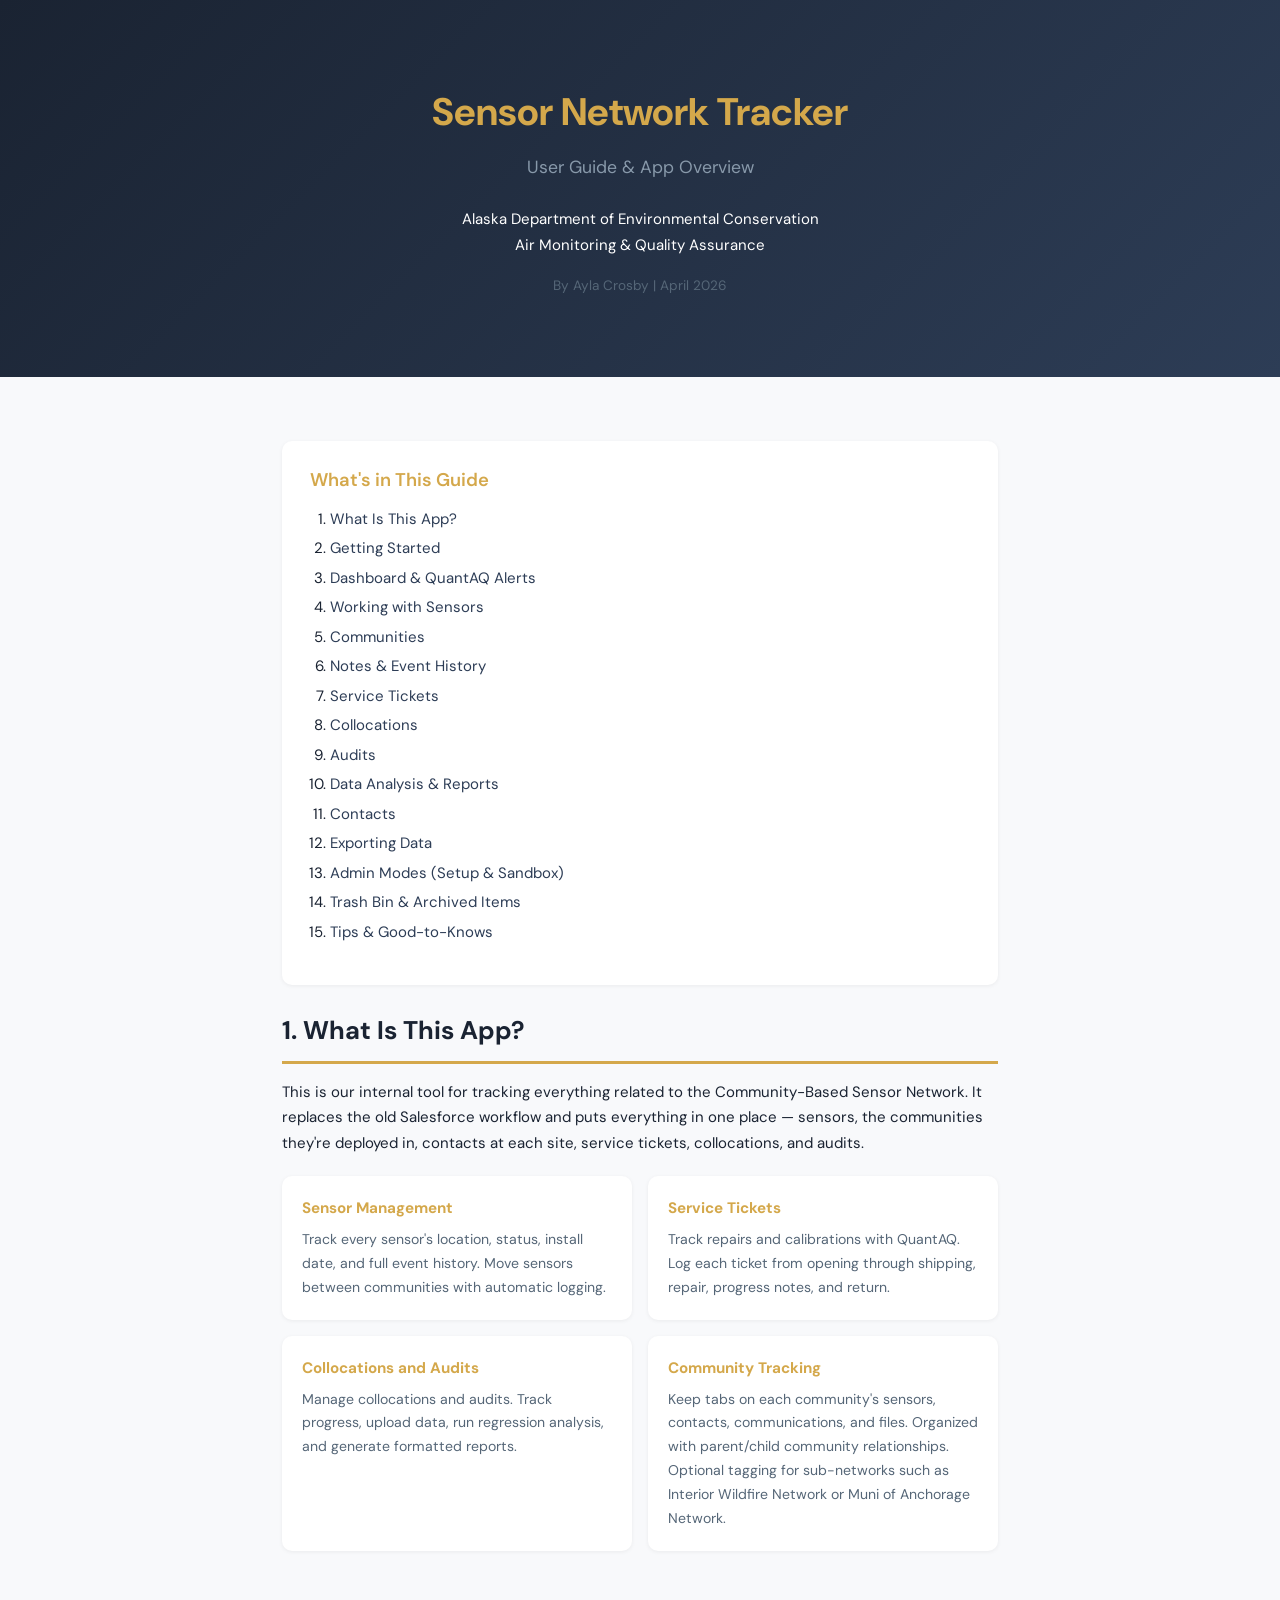
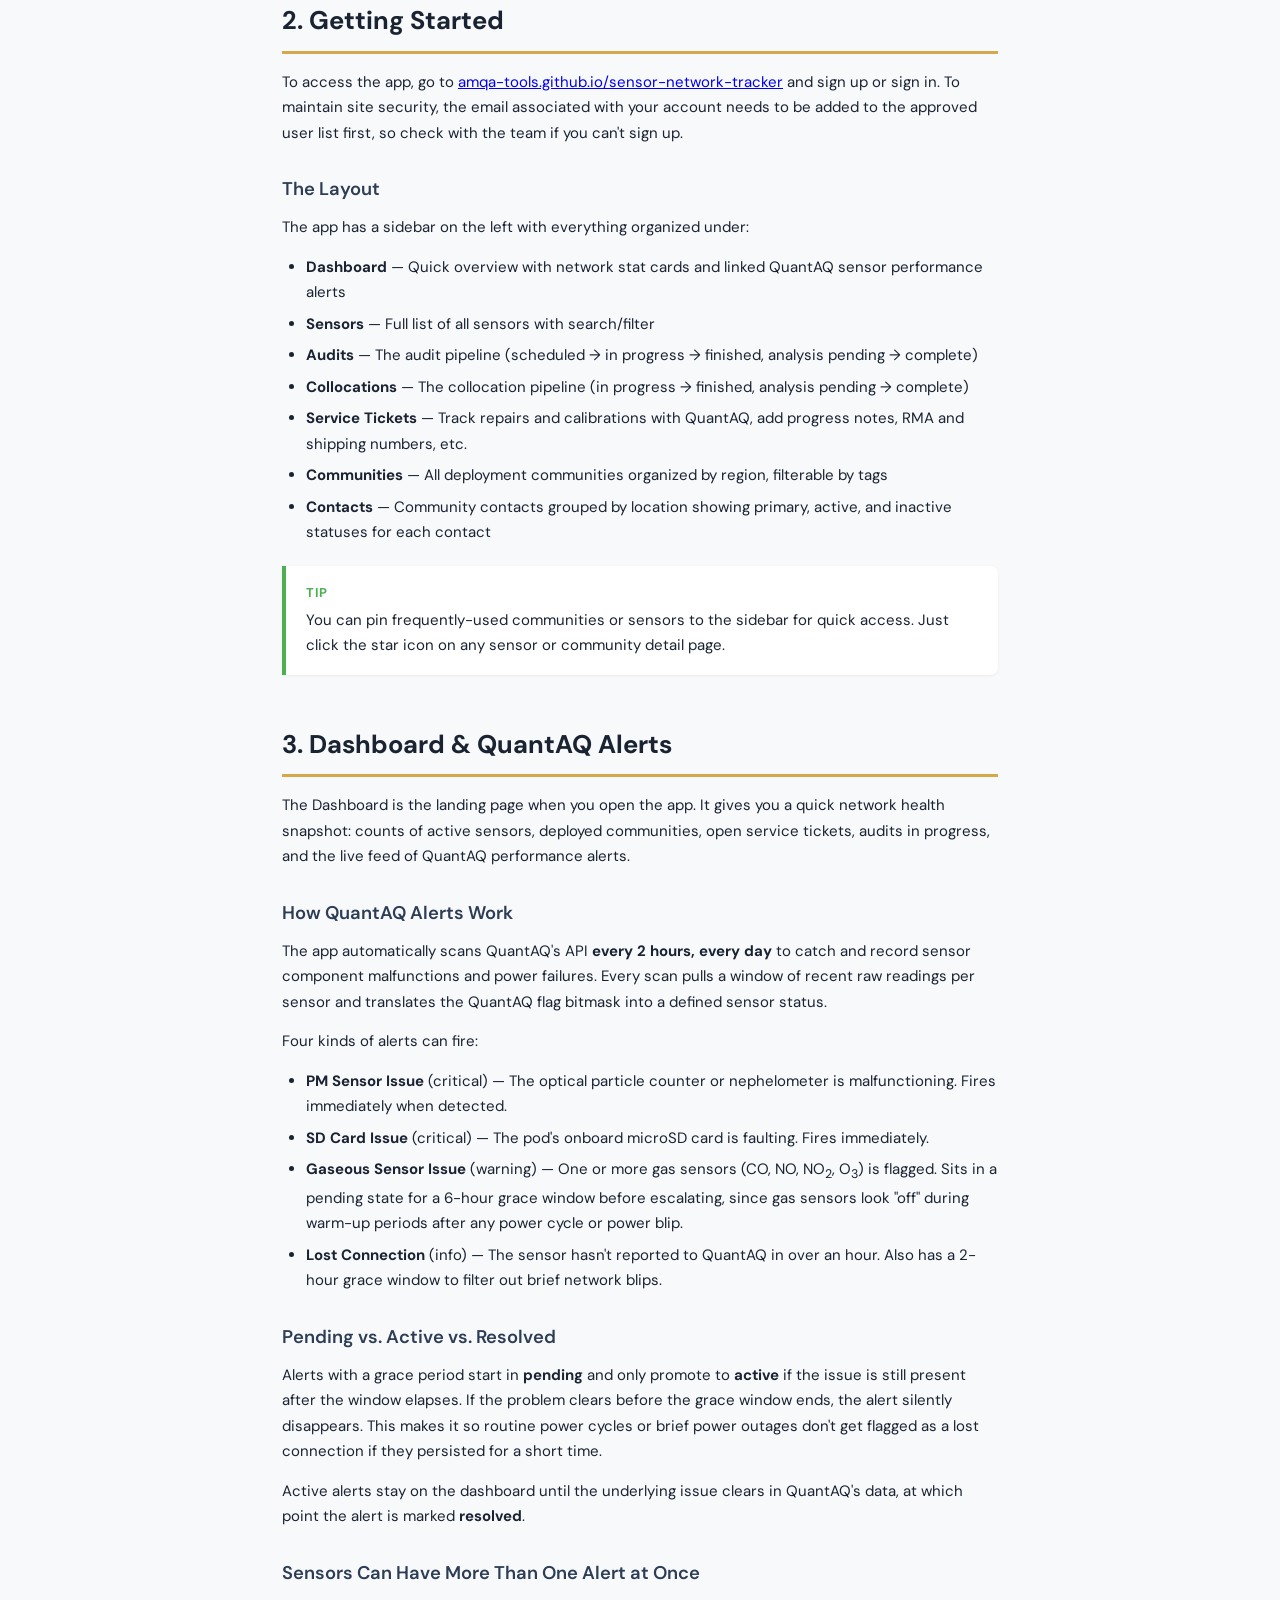
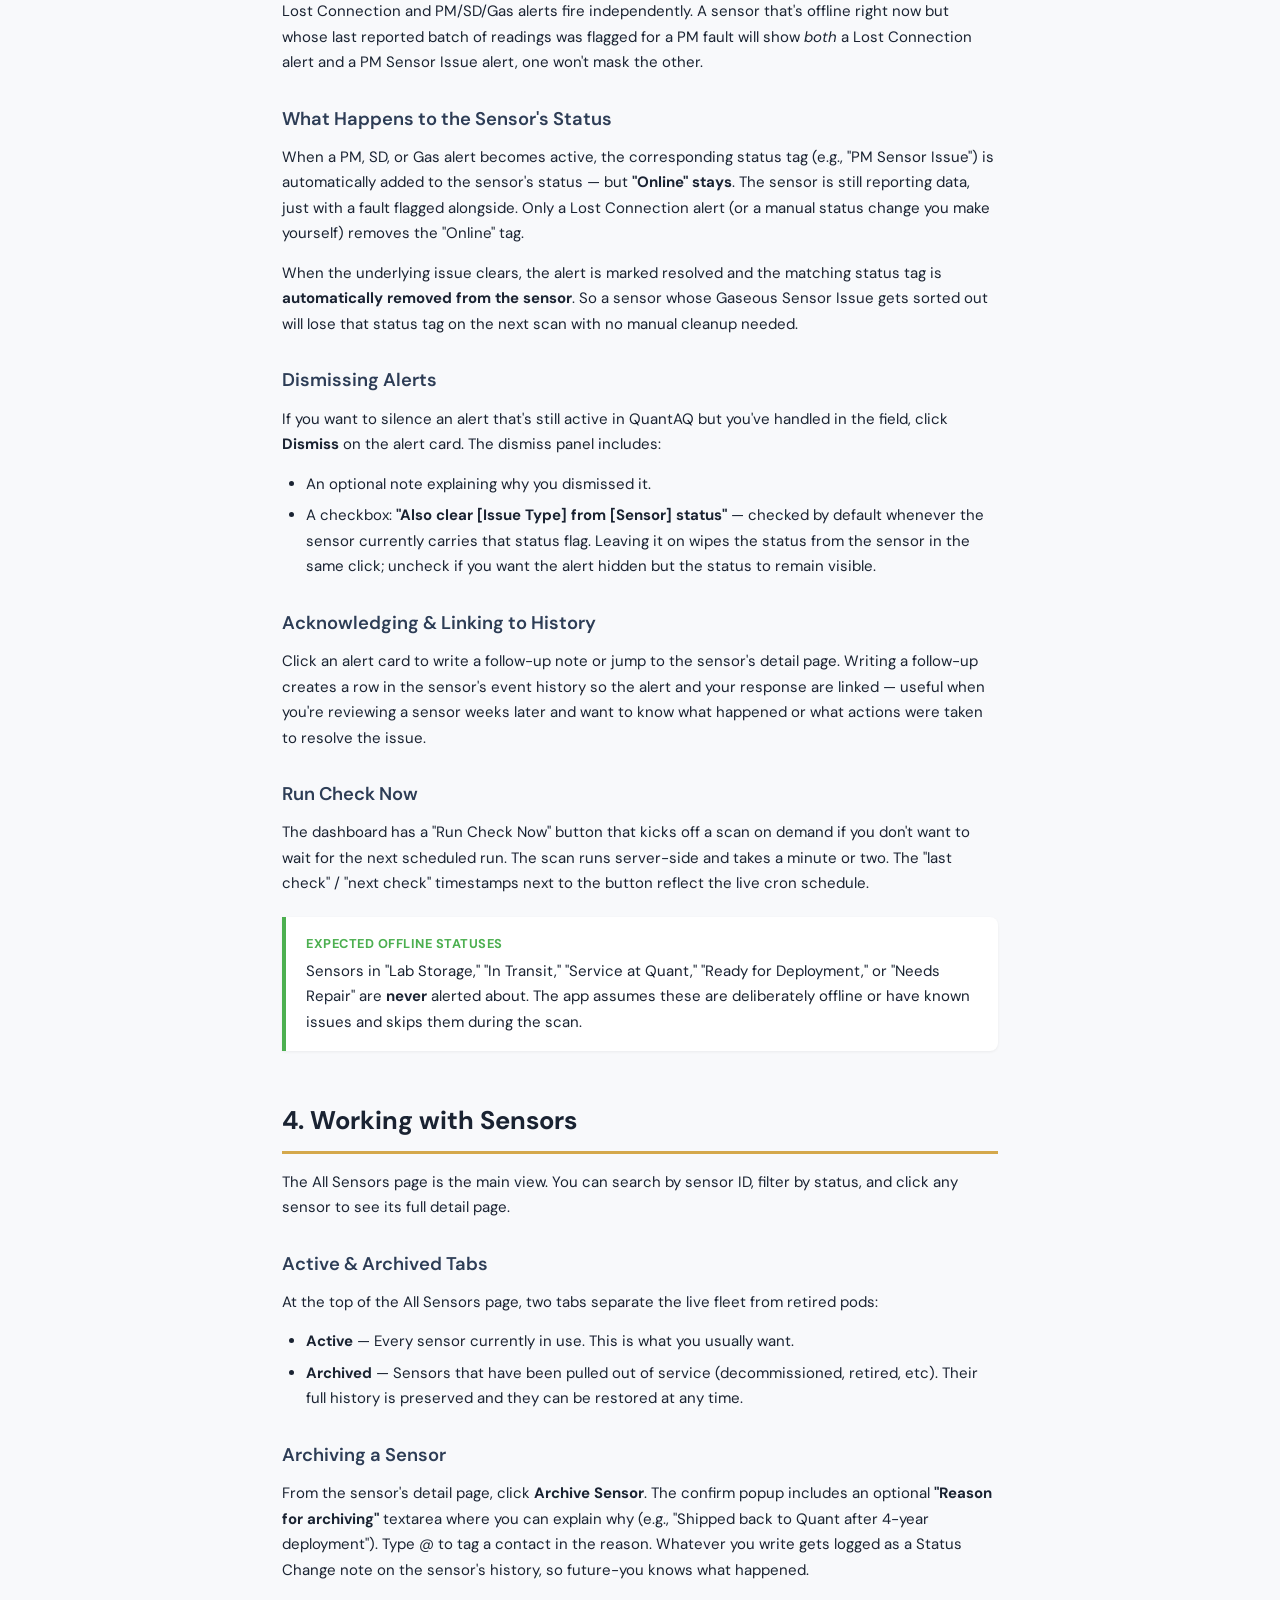
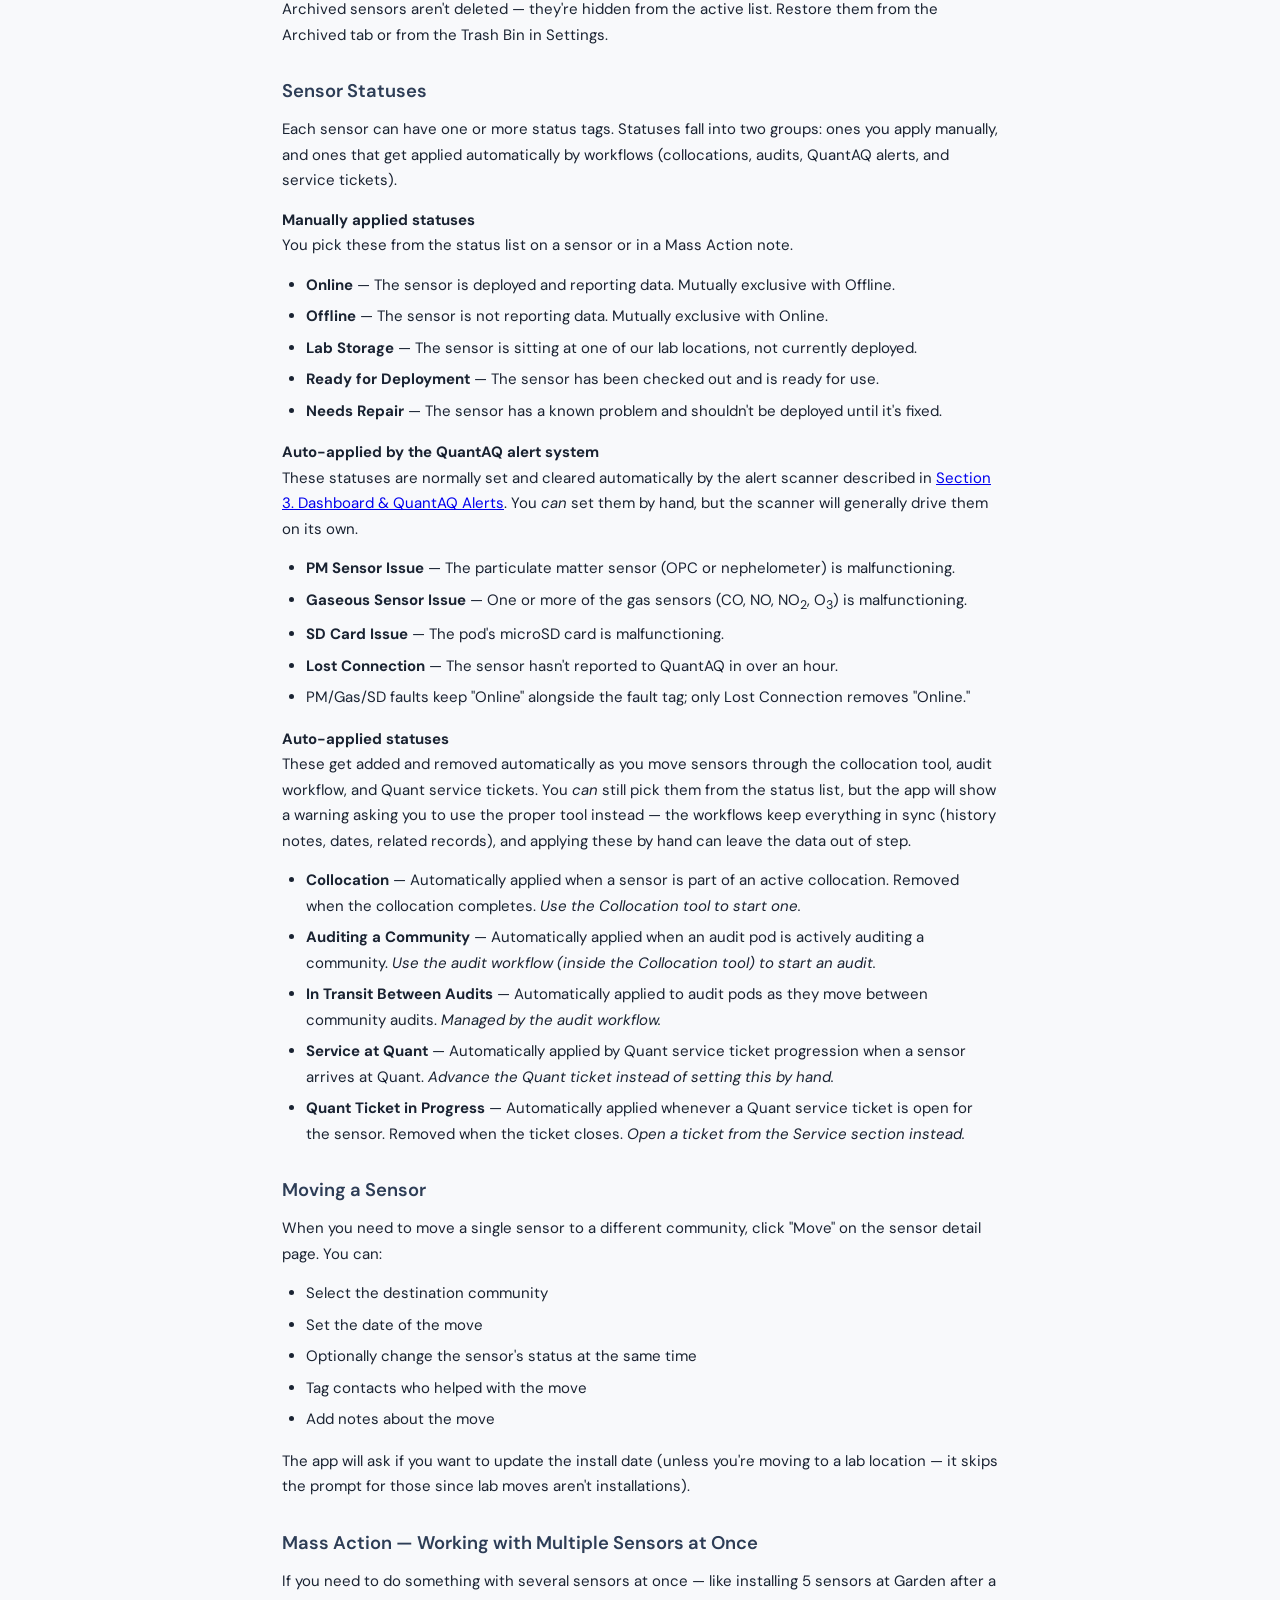
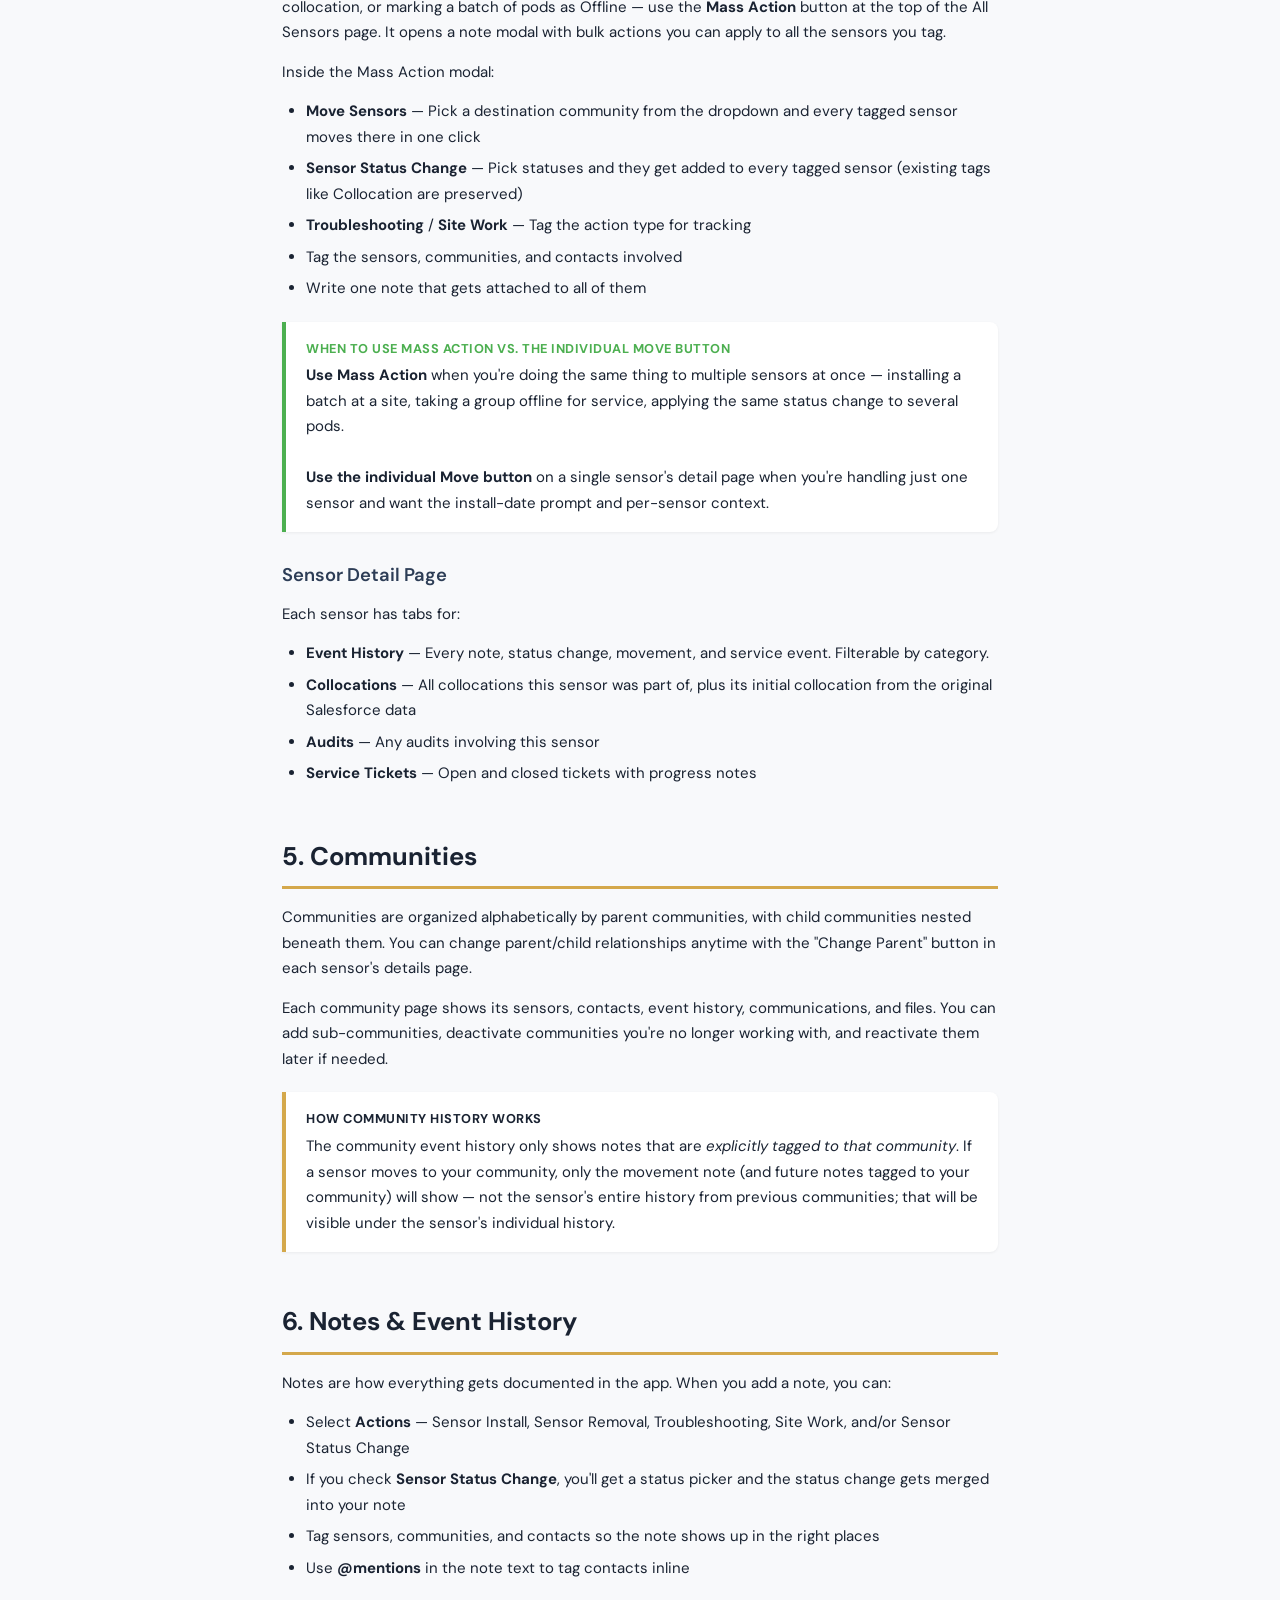
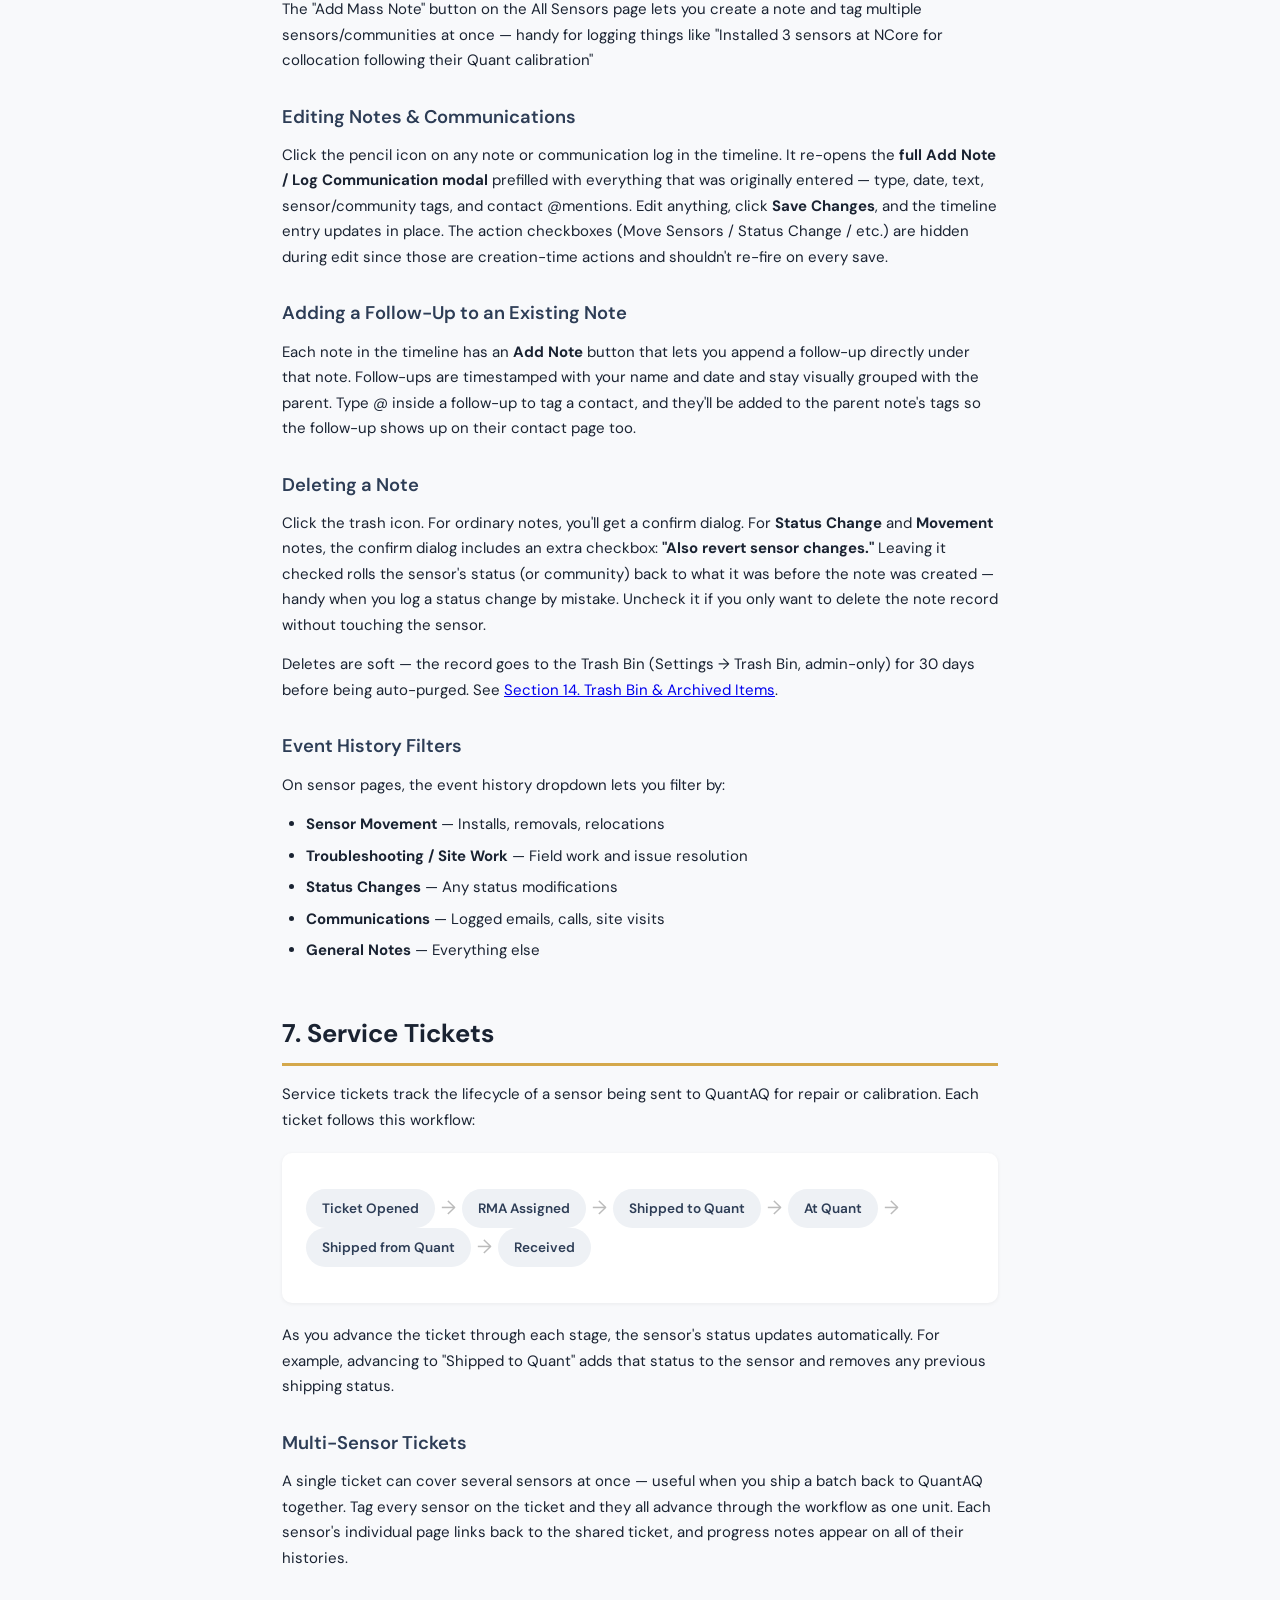
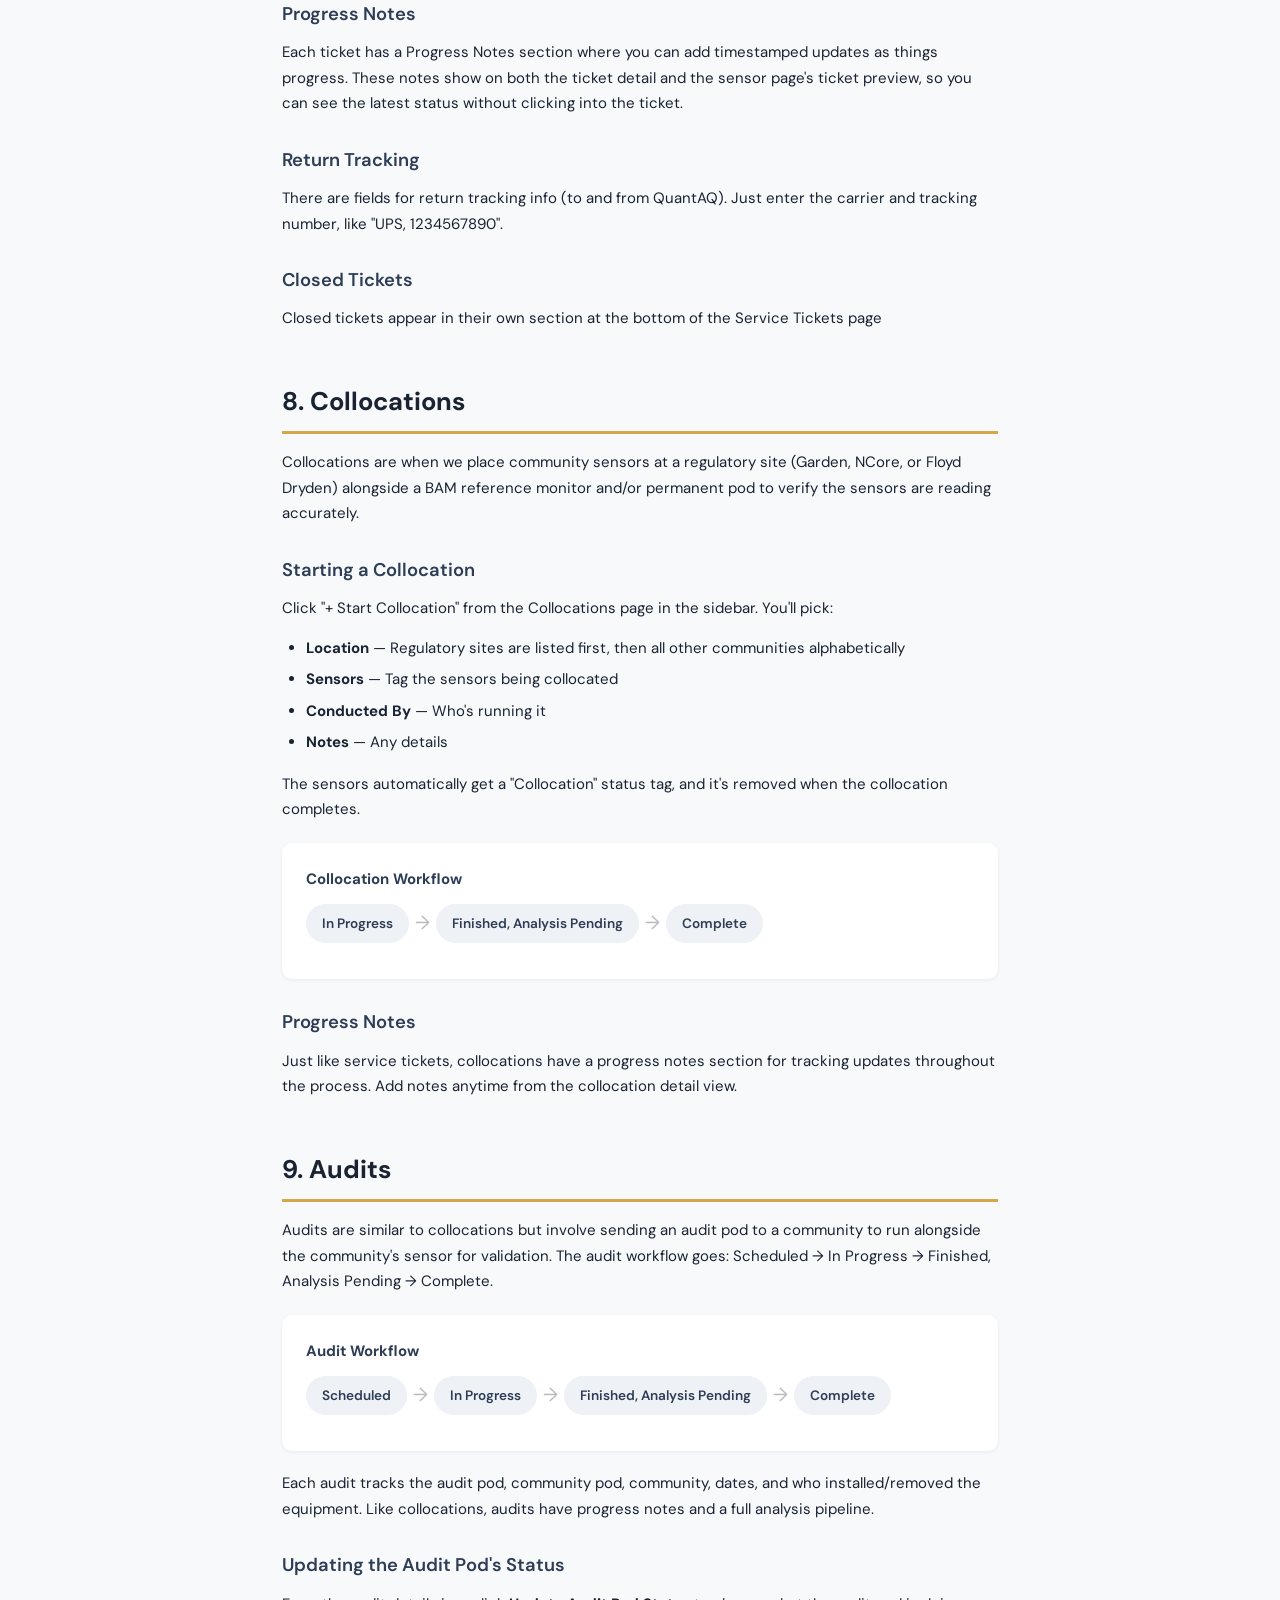
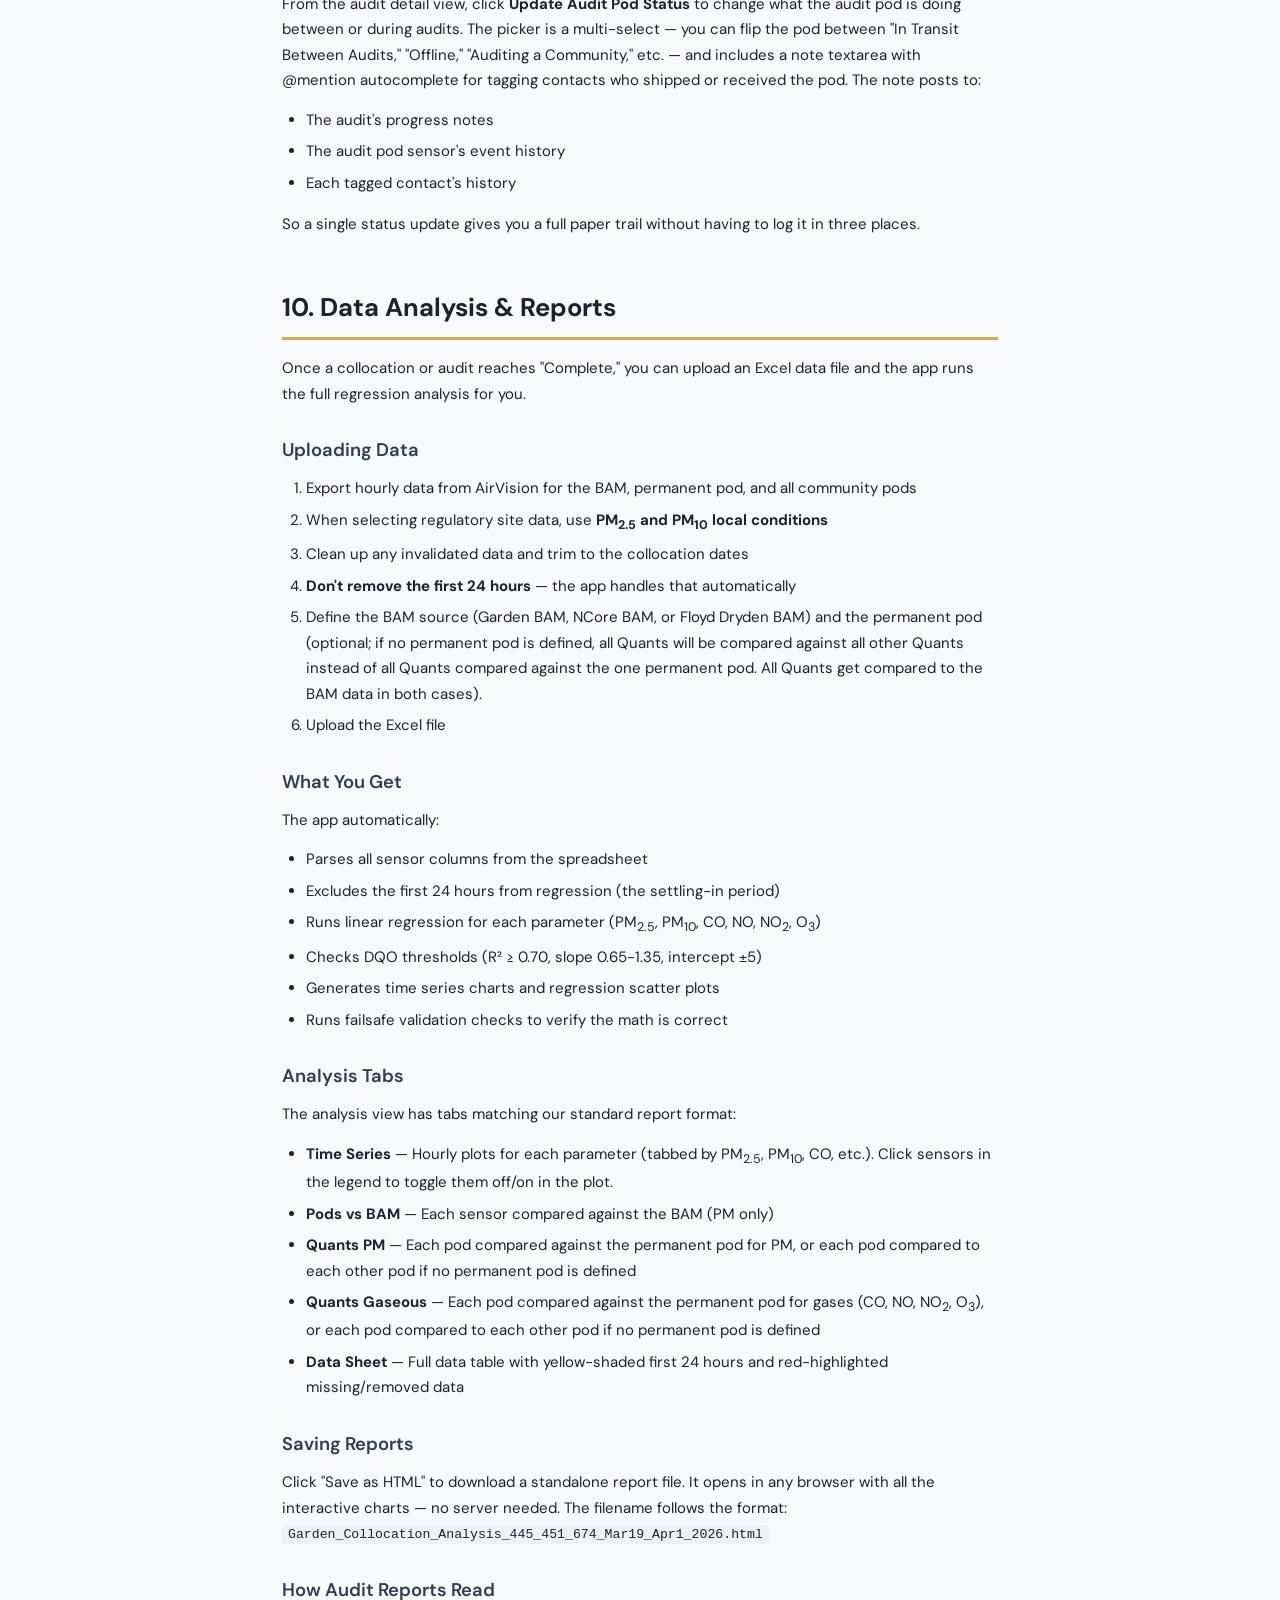
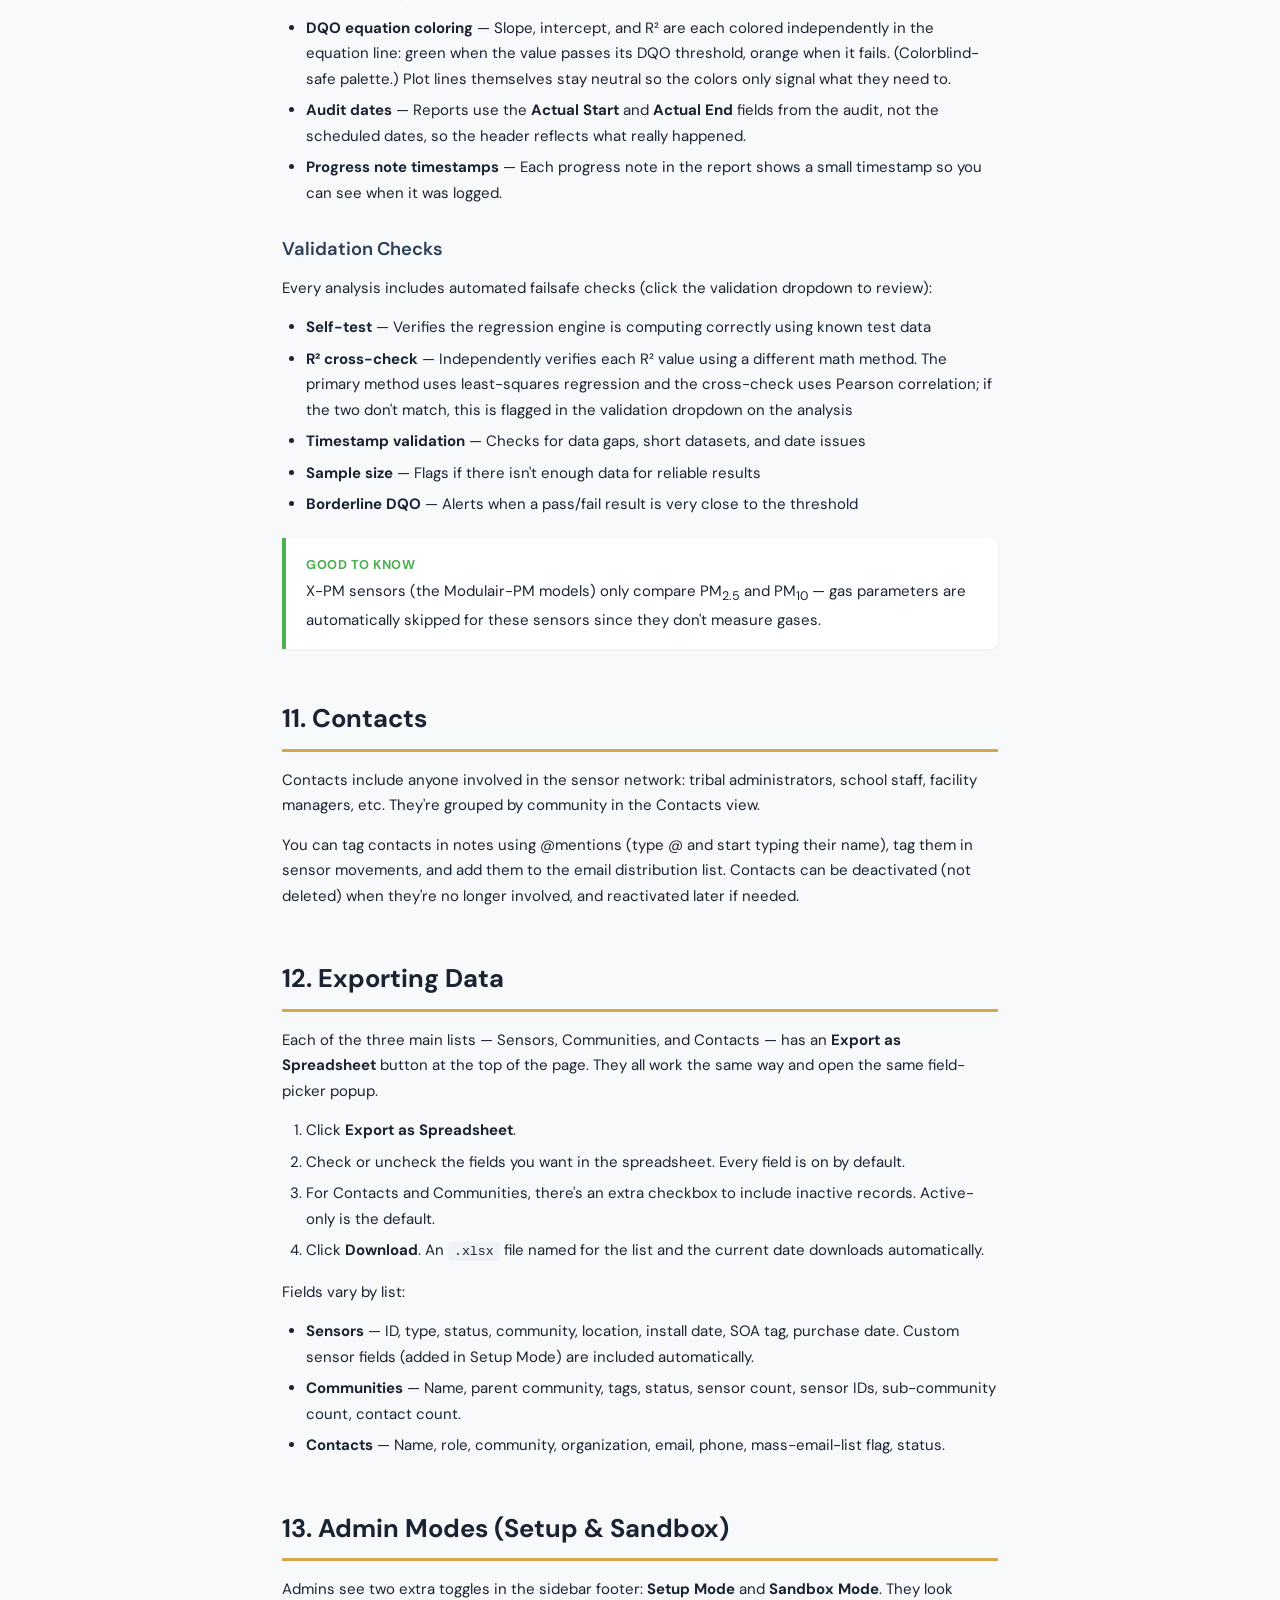
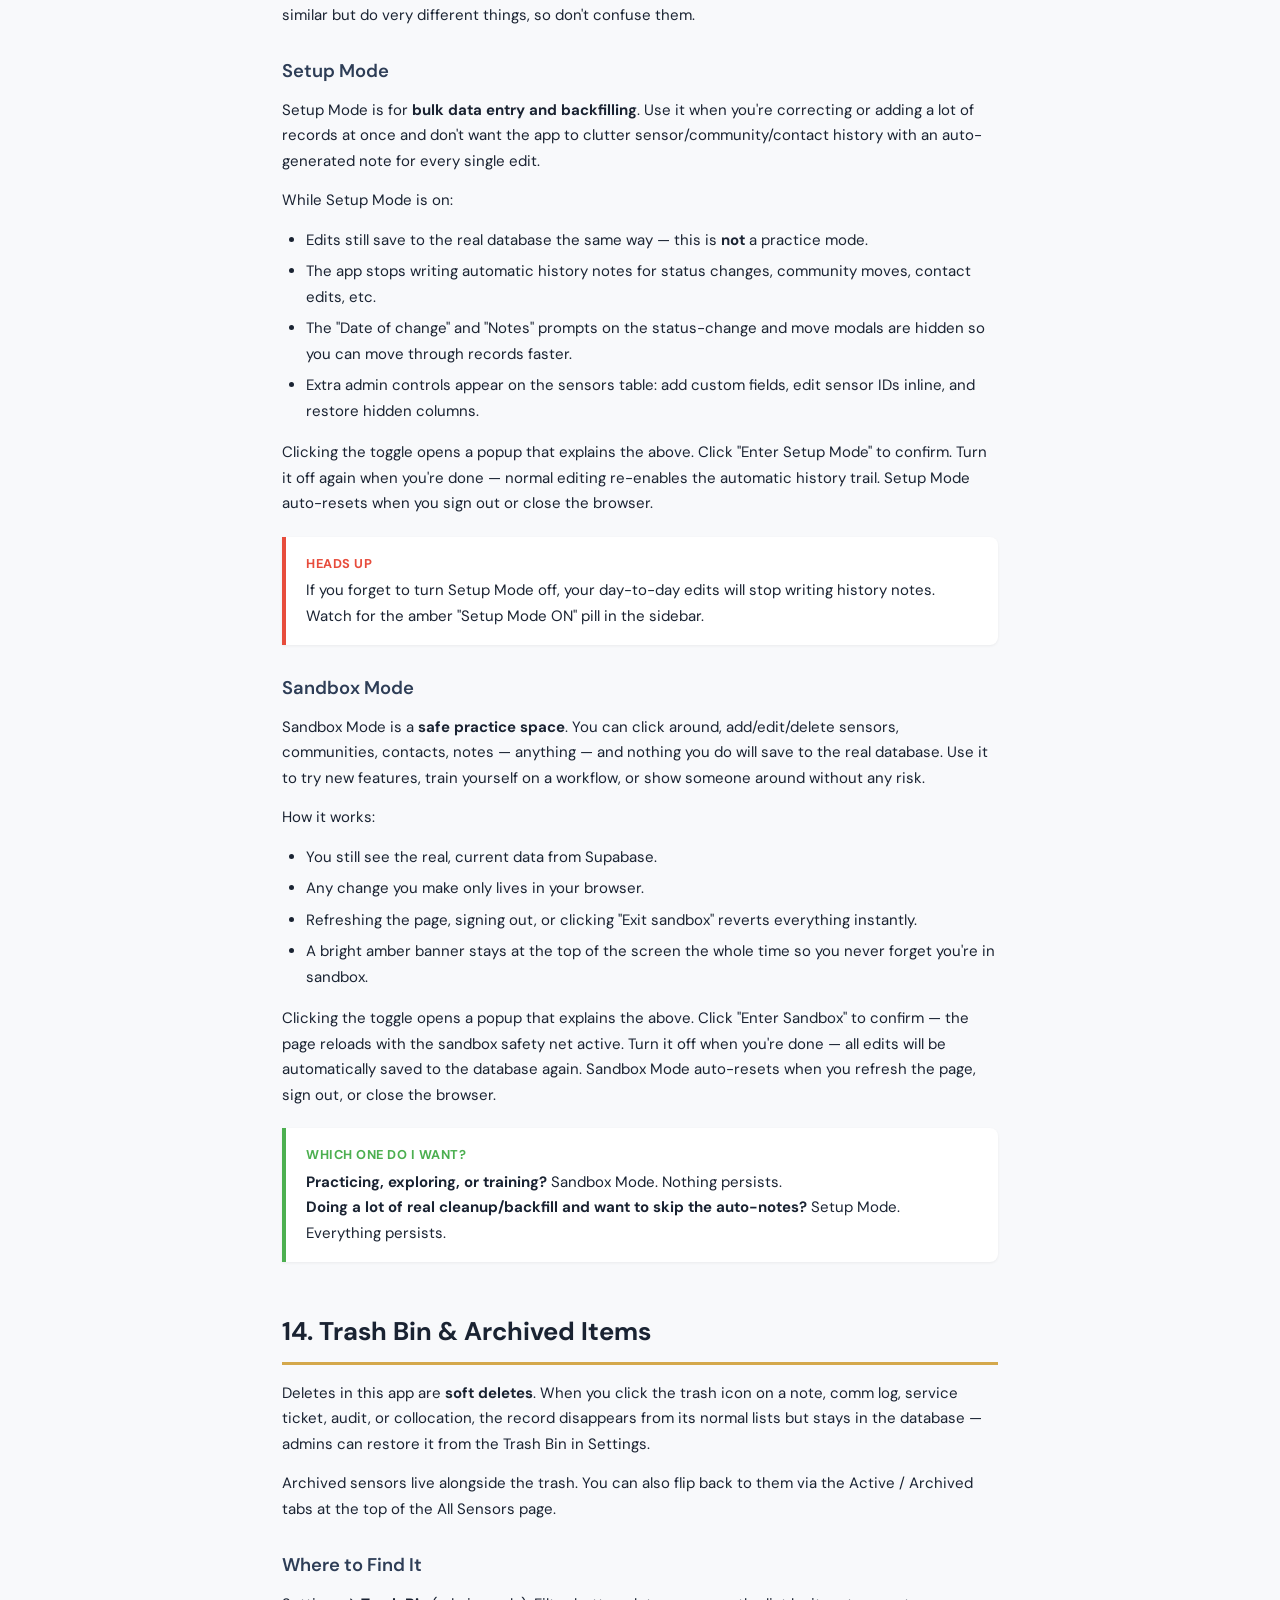
<file: user-guide.html>
<!DOCTYPE html>
<html lang="en">
<head>
<meta charset="UTF-8">
<meta name="viewport" content="width=device-width, initial-scale=1.0">
<title>ADEC Sensor Network Tracker — User Guide</title>
<style>
@import url('https://fonts.googleapis.com/css2?family=DM+Sans:wght@400;500;600;700&display=swap');

  * { margin: 0; padding: 0; box-sizing: border-box; }

  body {
    font-family: 'DM Sans', system-ui, sans-serif;
    background: #f8f9fb;
    color: #1a2332;
    line-height: 1.7;
    font-size: 15px;
      }

  /* Dashed outline on the focused editable region so it's obvious what you're editing */
  /* Disable the TOC links during editing — clicking them should not navigate */
  /* ====================================================== */
  /* Below is IDENTICAL to user-guide.html so what you see   */
  /* here matches exactly what users see after publish.      */
  /* ====================================================== */

  .cover {
    background: linear-gradient(135deg, #1a2332 0%, #2d3d56 100%);
    color: white;
    padding: 80px 40px;
    text-align: center;
  }
  .cover h1 {
    font-size: 2.4rem;
    font-weight: 700;
    margin-bottom: 8px;
    color: #d4a84b;
  }
  .cover .subtitle {
    font-size: 1.1rem;
    color: #8899aa;
    margin-bottom: 24px;
  }
  .cover .version {
    font-size: 0.85rem;
    color: #556677;
  }

  .container {
    max-width: 780px;
    margin: 0 auto;
    padding: 40px 32px;
  }

  h2 {
    font-size: 1.6rem;
    font-weight: 700;
    color: #1a2332;
    margin: 48px 0 16px;
    padding-bottom: 8px;
    border-bottom: 3px solid #d4a84b;
  }
  h2:first-of-type { margin-top: 0; }

  h3 {
    font-size: 1.15rem;
    font-weight: 600;
    color: #2d3d56;
    margin: 28px 0 10px;
  }

  p { margin-bottom: 14px; }

  .callout {
    background: #fff;
    border-left: 4px solid #d4a84b;
    padding: 16px 20px;
    margin: 20px 0;
    border-radius: 0 8px 8px 0;
    box-shadow: 0 1px 3px rgba(0,0,0,0.06);
  }
  .callout.tip { border-left-color: #4caf50; }
  .callout.heads-up { border-left-color: #e74c3c; }
  .callout .callout-label {
    font-weight: 700;
    font-size: 0.8rem;
    text-transform: uppercase;
    letter-spacing: 0.5px;
    margin-bottom: 4px;
  }
  .callout.tip .callout-label { color: #4caf50; }
  .callout.heads-up .callout-label { color: #e74c3c; }

  ul, ol {
    margin: 10px 0 16px 24px;
  }
  li { margin-bottom: 6px; }

  .feature-grid {
    display: grid;
    grid-template-columns: 1fr 1fr;
    gap: 16px;
    margin: 20px 0;
  }
  .feature-card {
    background: #fff;
    border-radius: 10px;
    padding: 20px;
    box-shadow: 0 1px 4px rgba(0,0,0,0.06);
  }
  .feature-card h4 {
    font-size: 0.95rem;
    font-weight: 700;
    color: #d4a84b;
    margin-bottom: 6px;
  }
  .feature-card p {
    font-size: 0.88rem;
    color: #556677;
    margin: 0;
  }

  .workflow {
    background: #fff;
    border-radius: 10px;
    padding: 24px;
    margin: 20px 0;
    box-shadow: 0 1px 4px rgba(0,0,0,0.06);
  }
  .workflow-steps {
    display: flex;
    gap: 0;
    align-items: center;
    flex-wrap: wrap;
    margin: 12px 0;
  }
  .workflow-step {
    background: #eef1f5;
    padding: 8px 16px;
    border-radius: 20px;
    font-size: 0.85rem;
    font-weight: 600;
    color: #2d3d56;
  }
  .workflow-arrow {
    color: #bbb;
    font-size: 1.2rem;
    margin: 0 6px;
  }

  code {
    background: #eef1f5;
    padding: 2px 6px;
    border-radius: 4px;
    font-size: 0.88em;
    font-family: 'JetBrains Mono', monospace;
  }

  .toc {
    background: #fff;
    border-radius: 10px;
    padding: 24px 28px;
    margin: 24px 0;
    box-shadow: 0 1px 4px rgba(0,0,0,0.06);
  }
  .toc h3 { margin-top: 0; color: #d4a84b; }
  .toc ol { margin-left: 20px; }
  .toc li { margin-bottom: 4px; }
  .toc a { color: #2d3d56; text-decoration: none; }
  .toc a:hover { color: #d4a84b; text-decoration: underline; }

  .footer {
    text-align: center;
    padding: 40px;
    color: #8899aa;
    font-size: 0.85rem;
  }

  @media (max-width: 640px) {
    .feature-grid { grid-template-columns: 1fr; }
    .cover { padding: 50px 24px; }
    .cover h1 { font-size: 1.8rem; }
    .container { padding: 24px 20px; }
    
  }
</style>
</head>
<body>

<div class="cover">
  <h1>Sensor Network Tracker</h1>
  <div class="subtitle">User Guide &amp; App Overview</div>
  <div>Alaska Department of Environmental Conservation</div>
  <div>Air Monitoring &amp; Quality Assurance</div>
  <div class="version" style="margin-top: 16px">By Ayla Crosby | April 2026</div>
</div>

<div class="container">

<div class="toc">
  <h3>What's in This Guide</h3>
  <ol>
    <li><a href="#overview">What Is This App?</a></li>
    <li><a href="#getting-started">Getting Started</a></li>
    <li><a href="#dashboard">Dashboard &amp; QuantAQ Alerts</a></li>
    <li><a href="#sensors">Working with Sensors</a></li>
    <li><a href="#communities">Communities</a></li>
    <li><a href="#notes">Notes &amp; Event History</a></li>
    <li><a href="#tickets">Service Tickets</a></li>
    <li><a href="#collocations">Collocations</a></li>
    <li><a href="#audits">Audits</a></li>
    <li><a href="#analysis">Data Analysis &amp; Reports</a></li>
    <li><a href="#contacts">Contacts</a></li>
    <li><a href="#exporting">Exporting Data</a></li>
    <li><a href="#admin-modes">Admin Modes (Setup &amp; Sandbox)</a></li>
    <li><a href="#trash">Trash Bin &amp; Archived Items</a></li>
    <li><a href="#tips">Tips &amp; Good-to-Knows</a></li>
  </ol>
</div>

<h2 id="overview">1. What Is This App?</h2>

<p>This is our internal tool for tracking everything related to the Community-Based Sensor Network. It replaces the old Salesforce workflow and puts everything in one place — sensors, the communities they're deployed in, contacts at each site, service tickets, collocations, and audits.</p>

<div class="feature-grid">
  <div class="feature-card">
    <h4>Sensor Management</h4>
    <p>Track every sensor's location, status, install date, and full event history. Move sensors between communities with automatic logging.</p>
  </div>
  <div class="feature-card">
    <h4>Service Tickets</h4>
    <p>Track repairs and calibrations with QuantAQ. Log each ticket from opening through shipping, repair, progress notes, and return.</p>
  </div>
  <div class="feature-card">
    <h4>Collocations and Audits</h4>
    <p>Manage collocations and audits. Track progress, upload data, run regression analysis, and generate formatted reports.</p>
  </div>
  <div class="feature-card">
    <h4>Community Tracking</h4>
    <p>Keep tabs on each community's sensors, contacts, communications, and files. Organized with parent/child community relationships. Optional tagging for sub-networks such as Interior Wildfire Network or Muni of Anchorage Network.</p>
  </div>
</div>

<h2 id="getting-started">2. Getting Started</h2>

<p>To access the app, go to <a href="https://amqa-tools.github.io/sensor-network-tracker" target="_blank" rel="noopener">amqa-tools.github.io/sensor-network-tracker</a> and sign up or sign in. To maintain site security, the email associated with your account needs to be added to the approved user list first, so check with the team if you can't sign up.</p>

<h3>The Layout</h3>
<p>The app has a sidebar on the left with everything organized under:</p>
<ul>
  <li><strong>Dashboard</strong> — Quick overview with network stat cards and linked QuantAQ sensor performance alerts</li>
  <li><strong>Sensors</strong> — Full list of all sensors with search/filter</li>
  <li><strong>Audits</strong> — The audit pipeline (scheduled → in progress → finished, analysis pending&nbsp;→ complete)</li>
  <li><strong>Collocations</strong> — The collocation pipeline (in progress&nbsp;→ finished, analysis pending → complete)</li>
  <li><strong>Service Tickets</strong> — Track repairs and calibrations with QuantAQ, add progress notes, RMA and shipping numbers, etc.</li>
  <li><strong>Communities</strong> — All deployment communities organized by region, filterable by tags</li>
  <li><strong>Contacts</strong> — Community contacts grouped by location showing primary, active, and inactive statuses for each contact</li>
</ul>

<div class="callout tip">
  <div class="callout-label">Tip</div>
  You can pin frequently-used communities or sensors to the sidebar for quick access. Just click the star icon on any sensor or community detail page.
</div>

<h2 id="dashboard">3. Dashboard &amp; QuantAQ Alerts</h2>

<p>The Dashboard is the landing page when you open the app. It gives you a quick network health snapshot: counts of active sensors, deployed communities, open service tickets, audits in progress, and the live feed of QuantAQ performance alerts.</p>

<h3>How QuantAQ Alerts Work</h3>
<p>The app automatically scans QuantAQ's API <strong>every 2 hours, every day</strong> to catch and record sensor component malfunctions and power failures. Every scan pulls a window of recent raw readings per sensor and translates the QuantAQ flag bitmask into a defined sensor status.</p>

<p>Four kinds of alerts can fire:</p>
<ul>
  <li><strong>PM Sensor Issue</strong> (critical) — The optical particle counter or nephelometer is malfunctioning. Fires immediately when detected.</li>
  <li><strong>SD Card Issue</strong> (critical) — The pod's onboard microSD card is faulting. Fires immediately.</li>
  <li><strong>Gaseous Sensor Issue</strong> (warning) — One or more gas sensors (CO, NO, NO<sub>2</sub>, O<sub>3</sub>) is flagged. Sits in a pending state for a 6-hour grace window before escalating, since gas sensors look "off" during warm-up periods after any power cycle or power blip.</li>
  <li><strong>Lost Connection</strong> (info) — The sensor hasn't reported to QuantAQ in over an hour. Also has a 2-hour grace window to filter out brief network blips.</li>
</ul>

<h3>Pending vs. Active vs. Resolved</h3>
<p>Alerts with a grace period start in <strong>pending</strong> and only promote to <strong>active</strong> if the issue is still present after the window elapses. If the problem clears before the grace window ends, the alert silently disappears. This makes it so routine power cycles or brief power outages don't get flagged as a lost connection if they persisted for a short time.&nbsp;</p>

<p>Active alerts stay on the dashboard until the underlying issue clears in QuantAQ's data, at which point the alert is marked <strong>resolved</strong>.</p>

<h3>Sensors Can Have More Than One Alert at Once</h3>
<p>Lost Connection and PM/SD/Gas alerts fire independently. A sensor that's offline right now but whose last reported batch of readings was flagged for a PM fault will show <em>both</em> a Lost Connection alert and a PM Sensor Issue alert, one won't mask the other.</p>

<h3>What Happens to the Sensor's Status</h3>
<p>When a PM, SD, or Gas alert becomes active, the corresponding status tag (e.g., "PM Sensor Issue") is automatically added to the sensor's status — but <strong>"Online" stays</strong>. The sensor is still reporting data, just with a fault flagged alongside. Only a Lost Connection alert (or a manual status change you make yourself) removes the "Online" tag.</p>

<p>When the underlying issue clears, the alert is marked resolved and the matching status tag is <strong>automatically removed from the sensor</strong>. So a sensor whose Gaseous Sensor Issue gets sorted out will lose that status tag on the next scan with no manual cleanup needed.</p>

<h3>Dismissing Alerts</h3>
<p>If you want to silence an alert that's still active in QuantAQ but you've handled in the field, click <strong>Dismiss</strong> on the alert card. The dismiss panel includes:</p>
<ul>
  <li>An optional note explaining why you dismissed it.</li>
  <li>A checkbox: <strong>"Also clear [Issue Type] from [Sensor] status"</strong> — checked by default whenever the sensor currently carries that status flag. Leaving it on wipes the status from the sensor in the same click; uncheck if you want the alert hidden but the status to remain visible.</li>
</ul>

<h3>Acknowledging &amp; Linking to History</h3>
<p>Click an alert card to write a follow-up note or jump to the sensor's detail page. Writing a follow-up creates a row in the sensor's event history so the alert and your response are linked — useful when you're reviewing a sensor weeks later and want to know what happened or what actions were taken to resolve the issue.</p>

<h3>Run Check Now</h3>
<p>The dashboard has a "Run Check Now" button that kicks off a scan on demand if you don't want to wait for the next scheduled run. The scan runs server-side and takes a minute or two. The "last check" / "next check" timestamps next to the button reflect the live cron schedule.</p>

<div class="callout tip">
  <div class="callout-label">Expected Offline Statuses</div>
  Sensors in "Lab Storage," "In Transit," "Service at Quant," "Ready for Deployment," or "Needs Repair" are <strong>never</strong> alerted about. The app assumes these are deliberately offline or have known issues and skips them during the scan.
</div>

<h2 id="sensors">4. Working with Sensors</h2>

<p>The All Sensors page is the main view. You can search by sensor ID, filter by status, and click any sensor to see its full detail page.</p>

<h3>Active &amp; Archived Tabs</h3>
<p>At the top of the All Sensors page, two tabs separate the live fleet from retired pods:</p>
<ul>
  <li><strong>Active</strong> — Every sensor currently in use. This is what you usually want.</li>
  <li><strong>Archived</strong> — Sensors that have been pulled out of service (decommissioned, retired, etc). Their full history is preserved and they can be restored at any time.</li>
</ul>

<h3>Archiving a Sensor</h3>
<p>From the sensor's detail page, click <strong>Archive Sensor</strong>. The confirm popup includes an optional <strong>"Reason for archiving"</strong> textarea where you can explain why (e.g., "Shipped back to Quant after 4-year deployment"). Type @ to tag a contact in the reason. Whatever you write gets logged as a Status Change note on the sensor's history, so future-you knows what happened.</p>

<p>Archived sensors aren't deleted — they're hidden from the active list. Restore them from the Archived tab or from the Trash Bin in Settings.</p>

<h3>Sensor Statuses</h3>
<p>Each sensor can have one or more status tags. Statuses fall into two groups: ones you apply manually, and ones that get applied automatically by workflows (collocations, audits, QuantAQ alerts, and service tickets).</p>

<h4>Manually applied statuses</h4>
<p>You pick these from the status list on a sensor or in a Mass Action note.</p>
<ul>
  <li><strong>Online</strong> — The sensor is deployed and reporting data. Mutually exclusive with Offline.</li>
  <li><strong>Offline</strong> — The sensor is not reporting data. Mutually exclusive with Online.</li>
  <li><strong>Lab Storage</strong> — The sensor is sitting at one of our lab locations, not currently deployed.</li>
  <li><strong>Ready for Deployment</strong> — The sensor has been checked out and is ready for use.</li>
  <li><strong>Needs Repair</strong> — The sensor has a known problem and shouldn't be deployed until it's fixed.</li>
</ul>

<h4>Auto-applied by the QuantAQ alert system</h4>
<p>These statuses are normally set and cleared automatically by the alert scanner described in <a href="#dashboard">Section 3. Dashboard &amp; QuantAQ Alerts</a>. You <em>can</em> set them by hand, but the scanner will generally drive them on its own.</p>
<ul>
  <li><strong>PM Sensor Issue</strong> — The particulate matter sensor (OPC or nephelometer) is malfunctioning.</li>
  <li><strong>Gaseous Sensor Issue</strong> — One or more of the gas sensors (CO, NO, NO<sub>2</sub>, O<sub>3</sub>) is malfunctioning.</li>
  <li><strong>SD Card Issue</strong> — The pod's microSD card is malfunctioning.</li>
  <li><strong>Lost Connection</strong> — The sensor hasn't reported to QuantAQ in over an hour.&nbsp;</li><li>PM/Gas/SD faults keep "Online" alongside the fault tag; only Lost Connection removes "Online."</li>
</ul>

<h4>Auto-applied statuses</h4>
<p>These get added and removed automatically as you move sensors through the collocation tool, audit workflow, and Quant service tickets. You <em>can</em> still pick them from the status list, but the app will show a warning asking you to use the proper tool instead — the workflows keep everything in sync (history notes, dates, related records), and applying these by hand can leave the data out of step.</p>
<ul>
  <li><strong>Collocation</strong> — Automatically applied when a sensor is part of an active collocation. Removed when the collocation completes. <em>Use the Collocation tool to start one.</em></li>
  <li><strong>Auditing a Community</strong> — Automatically applied when an audit pod is actively auditing a community. <em>Use the audit workflow (inside the Collocation tool) to start an audit.</em></li>
  <li><strong>In Transit Between Audits</strong> — Automatically applied to audit pods as they move between community audits. <em>Managed by the audit workflow.</em></li>
  <li><strong>Service at Quant</strong> — Automatically applied by Quant service ticket progression when a sensor arrives at Quant. <em>Advance the Quant ticket instead of setting this by hand.</em></li>
  <li><strong>Quant Ticket in Progress</strong> — Automatically applied whenever a Quant service ticket is open for the sensor. Removed when the ticket closes. <em>Open a ticket from the Service section instead.</em></li>
</ul>

<h3>Moving a Sensor</h3>
<p>When you need to move a single sensor to a different community, click "Move" on the sensor detail page. You can:</p>
<ul>
  <li>Select the destination community</li>
  <li>Set the date of the move</li>
  <li>Optionally change the sensor's status at the same time</li>
  <li>Tag contacts who helped with the move</li>
  <li>Add notes about the move</li>
</ul>
<p>The app will ask if you want to update the install date (unless you're moving to a lab location — it skips the prompt for those since lab moves aren't installations).</p>

<h3>Mass Action — Working with Multiple Sensors at Once</h3>
<p>If you need to do something with several sensors at once — like installing 5 sensors at Garden after a collocation, or marking a batch of pods as Offline — use the <strong>Mass Action</strong> button at the top of the All Sensors page. It opens a note modal with bulk actions you can apply to all the sensors you tag.</p>

<p>Inside the Mass Action modal:</p>
<ul>
  <li><strong>Move Sensors</strong> — Pick a destination community from the dropdown and every tagged sensor moves there in one click</li>
  <li><strong>Sensor Status Change</strong> — Pick statuses and they get added to every tagged sensor (existing tags like Collocation are preserved)</li>
  <li><strong>Troubleshooting</strong> / <strong>Site Work</strong> — Tag the action type for tracking</li>
  <li>Tag the sensors, communities, and contacts involved</li>
  <li>Write one note that gets attached to all of them</li>
</ul>

<div class="callout tip">
  <div class="callout-label">When to use Mass Action vs. the individual Move button</div>
  <strong>Use Mass Action</strong> when you're doing the same thing to multiple sensors at once — installing a batch at a site, taking a group offline for service, applying the same status change to several pods.<br><br>
  <strong>Use the individual Move button</strong> on a single sensor's detail page when you're handling just one sensor and want the install-date prompt and per-sensor context.
</div>

<h3>Sensor Detail Page</h3>
<p>Each sensor has tabs for:</p>
<ul>
  <li><strong>Event History</strong> — Every note, status change, movement, and service event. Filterable by category.</li>
  <li><strong>Collocations</strong> — All collocations this sensor was part of, plus its initial collocation from the original Salesforce data</li>
  <li><strong>Audits</strong> — Any audits involving this sensor</li>
  <li><strong>Service Tickets</strong> — Open and closed tickets with progress notes</li>
</ul>

<h2 id="communities">5. Communities</h2>

<p>Communities are organized alphabetically by parent communities, with child communities nested beneath them. You can change parent/child relationships anytime with the "Change Parent" button in each sensor's details page.</p>

<p>Each community page shows its sensors, contacts, event history, communications, and files. You can add sub-communities, deactivate communities you're no longer working with, and reactivate them later if needed.</p>

<div class="callout">
  <div class="callout-label">How Community History Works</div>
  The community event history only shows notes that are <em>explicitly tagged to that community</em>. If a sensor moves to your community, only the movement note (and future notes tagged to your community) will show — not the sensor's entire history from previous communities; that will be visible under the sensor's individual history.
</div>

<h2 id="notes">6. Notes &amp; Event History</h2>

<p>Notes are how everything gets documented in the app. When you add a note, you can:</p>
<ul>
  <li>Select <strong>Actions</strong> — Sensor Install, Sensor Removal, Troubleshooting, Site Work, and/or Sensor Status Change</li>
  <li>If you check <strong>Sensor Status Change</strong>, you'll get a status picker and the status change gets merged into your note</li>
  <li>Tag sensors, communities, and contacts so the note shows up in the right places</li>
  <li>Use <strong>@mentions</strong> in the note text to tag contacts inline</li>
</ul>

<p>The "Add Mass Note" button on the All Sensors page lets you create a note and tag multiple sensors/communities at once — handy for logging things like "Installed 3 sensors at NCore for collocation following their Quant calibration"</p>

<h3>Editing Notes &amp; Communications</h3>
<p>Click the pencil icon on any note or communication log in the timeline. It re-opens the <strong>full Add Note / Log Communication modal</strong> prefilled with everything that was originally entered — type, date, text, sensor/community tags, and contact @mentions. Edit anything, click <strong>Save Changes</strong>, and the timeline entry updates in place. The action checkboxes (Move Sensors / Status Change / etc.) are hidden during edit since those are creation-time actions and shouldn't re-fire on every save.</p>

<h3>Adding a Follow-Up to an Existing Note</h3>
<p>Each note in the timeline has an <strong>Add Note</strong> button that lets you append a follow-up directly under that note. Follow-ups are timestamped with your name and date and stay visually grouped with the parent. Type @ inside a follow-up to tag a contact, and they'll be added to the parent note's tags so the follow-up shows up on their contact page too.</p>

<h3>Deleting a Note</h3>
<p>Click the trash icon. For ordinary notes, you'll get a confirm dialog. For <strong>Status Change</strong> and <strong>Movement</strong> notes, the confirm dialog includes an extra checkbox: <strong>"Also revert sensor changes."</strong> Leaving it checked rolls the sensor's status (or community) back to what it was before the note was created — handy when you log a status change by mistake. Uncheck it if you only want to delete the note record without touching the sensor.</p>

<p>Deletes are soft — the record goes to the Trash Bin (Settings → Trash Bin, admin-only) for 30 days before being auto-purged. See <a href="#trash">Section 14. Trash Bin &amp; Archived Items</a>.</p>

<h3>Event History Filters</h3>
<p>On sensor pages, the event history dropdown lets you filter by:</p>
<ul>
  <li><strong>Sensor Movement</strong> — Installs, removals, relocations</li>
  <li><strong>Troubleshooting / Site Work</strong> — Field work and issue resolution</li>
  <li><strong>Status Changes</strong> — Any status modifications</li>
  <li><strong>Communications</strong> — Logged emails, calls, site visits</li>
  <li><strong>General Notes</strong> — Everything else</li>
</ul>

<h2 id="tickets">7. Service Tickets</h2>

<p>Service tickets track the lifecycle of a sensor being sent to QuantAQ for repair or calibration. Each ticket follows this workflow:</p>

<div class="workflow">
  <div class="workflow-steps">
    <div class="workflow-step">Ticket Opened</div>
    <div class="workflow-arrow">→</div>
    <div class="workflow-step">RMA Assigned</div>
    <div class="workflow-arrow">→</div>
    <div class="workflow-step">Shipped to Quant</div>
    <div class="workflow-arrow">→</div>
    <div class="workflow-step">At Quant</div>
    <div class="workflow-arrow">→</div>
    <div class="workflow-step">Shipped from Quant</div>
    <div class="workflow-arrow">→</div>
    <div class="workflow-step">Received</div>
  </div>
</div>

<p>As you advance the ticket through each stage, the sensor's status updates automatically. For example, advancing to "Shipped to Quant" adds that status to the sensor and removes any previous shipping status.</p>

<h3>Multi-Sensor Tickets</h3>
<p>A single ticket can cover several sensors at once — useful when you ship a batch back to QuantAQ together. Tag every sensor on the ticket and they all advance through the workflow as one unit. Each sensor's individual page links back to the shared ticket, and progress notes appear on all of their histories.</p>

<h3>Progress Notes</h3>
<p>Each ticket has a Progress Notes section where you can add timestamped updates as things progress. These notes show on both the ticket detail and the sensor page's ticket preview, so you can see the latest status without clicking into the ticket.</p>

<h3>Return Tracking</h3>
<p>There are fields for return tracking info (to and from QuantAQ). Just enter the carrier and tracking number, like "UPS, 1234567890".</p>

<h3>Closed Tickets</h3>
<p>Closed tickets appear in their own section at the bottom of the Service Tickets page</p>

<h2 id="collocations">8. Collocations</h2>

<p>Collocations are when we place community sensors at a regulatory site (Garden, NCore, or Floyd Dryden) alongside a BAM reference monitor and/or permanent pod to verify the sensors are reading accurately.</p>

<h3>Starting a Collocation</h3>
<p>Click "+ Start Collocation" from the Collocations page in the sidebar. You'll pick:</p>
<ul>
  <li><strong>Location</strong> — Regulatory sites are listed first, then all other communities alphabetically</li>
  <li><strong>Sensors</strong> — Tag the sensors being collocated</li>
  <li><strong>Conducted By</strong> — Who's running it</li>
  <li><strong>Notes</strong> — Any details</li>
</ul>

<p>The sensors automatically get a "Collocation" status tag, and it's removed when the collocation completes.</p>

<div class="workflow">
  <h4 style="margin:0 0 8px;color:#2d3d56">Collocation Workflow</h4>
  <div class="workflow-steps">
    <div class="workflow-step">In Progress</div>
    <div class="workflow-arrow">→</div>
    <div class="workflow-step">Finished, Analysis Pending</div>
    <div class="workflow-arrow">→</div>
    <div class="workflow-step">Complete</div>
  </div>
</div>

<h3>Progress Notes</h3>
<p>Just like service tickets, collocations have a progress notes section for tracking updates throughout the process. Add notes anytime from the collocation detail view.</p>

<h2 id="audits">9. Audits</h2>

<p>Audits are similar to collocations but involve sending an audit pod to a community to run alongside the community's sensor for validation. The audit workflow goes: Scheduled → In Progress → Finished, Analysis Pending → Complete.</p>

<div class="workflow">
  <h4 style="margin:0 0 8px;color:#2d3d56">Audit Workflow</h4>
  <div class="workflow-steps">
    <div class="workflow-step">Scheduled</div>
    <div class="workflow-arrow">→</div>
    <div class="workflow-step">In Progress</div>
    <div class="workflow-arrow">→</div>
    <div class="workflow-step">Finished, Analysis Pending</div>
    <div class="workflow-arrow">→</div>
    <div class="workflow-step">Complete</div>
  </div>
</div>

<p>Each audit tracks the audit pod, community pod, community, dates, and who installed/removed the equipment. Like collocations, audits have progress notes and a full analysis pipeline.</p>

<h3>Updating the Audit Pod's Status</h3>
<p>From the audit detail view, click <strong>Update Audit Pod Status</strong> to change what the audit pod is doing between or during audits. The picker is a multi-select — you can flip the pod between "In Transit Between Audits," "Offline," "Auditing a Community," etc. — and includes a note textarea with @mention autocomplete for tagging contacts who shipped or received the pod. The note posts to:</p>
<ul>
  <li>The audit's progress notes</li>
  <li>The audit pod sensor's event history</li>
  <li>Each tagged contact's history</li>
</ul>
<p>So a single status update gives you a full paper trail without having to log it in three places.</p>

<h2 id="analysis">10. Data Analysis &amp; Reports</h2>

<p>Once a collocation or audit reaches "Complete," you can upload an Excel data file and the app runs the full regression analysis for you.</p>

<h3>Uploading Data</h3>
<ol>
  <li>Export hourly data from AirVision for the BAM, permanent pod, and all community pods</li>
  <li>When selecting regulatory site data, use <strong>PM<sub>2.5</sub> and PM<sub>10</sub> local conditions</strong></li>
  <li>Clean up any invalidated data and trim to the collocation dates</li>
  <li><strong>Don't remove the first 24 hours</strong> — the app handles that automatically</li>
  <li>Define the BAM source (Garden BAM, NCore BAM, or Floyd Dryden BAM) and the permanent pod (optional; if no permanent pod is defined, all Quants will be compared against all other Quants instead of all Quants compared against the one permanent pod. All Quants get compared to the BAM data in both cases).</li>
  <li>Upload the Excel file</li>
</ol>

<h3>What You Get</h3>
<p>The app automatically:</p>
<ul>
  <li>Parses all sensor columns from the spreadsheet</li>
  <li>Excludes the first 24 hours from regression (the settling-in period)</li>
  <li>Runs linear regression for each parameter (PM<sub>2.5</sub>, PM<sub>10</sub>, CO, NO, NO<sub>2</sub>, O<sub>3</sub>)</li>
  <li>Checks DQO thresholds (R² ≥ 0.70, slope 0.65-1.35, intercept ±5)</li>
  <li>Generates time series charts and regression scatter plots</li>
  <li>Runs failsafe validation checks to verify the math is correct</li>
</ul>

<h3>Analysis Tabs</h3>
<p>The analysis view has tabs matching our standard report format:</p>
<ul>
  <li><strong>Time Series</strong> — Hourly plots for each parameter (tabbed by PM<sub>2.5</sub>, PM<sub>10</sub>, CO, etc.). Click sensors in the legend to toggle them off/on in the plot.</li>
  <li><strong>Pods vs BAM</strong> — Each sensor compared against the BAM (PM only)</li>
  <li><strong>Quants PM</strong> — Each pod compared against the permanent pod for PM, or each pod compared to each other pod if no permanent pod is defined</li>
  <li><strong>Quants Gaseous</strong> — Each pod compared against the permanent pod for gases (CO, NO, NO<sub>2</sub>, O<sub>3</sub>), or each pod compared to each other pod if no permanent pod is defined</li>
  <li><strong>Data Sheet</strong> — Full data table with yellow-shaded first 24 hours and red-highlighted missing/removed data</li>
</ul>

<h3>Saving Reports</h3>
<p>Click "Save as HTML" to download a standalone report file. It opens in any browser with all the interactive charts — no server needed. The filename follows the format: <code>Garden_Collocation_Analysis_445_451_674_Mar19_Apr1_2026.html</code></p>

<h3>How Audit Reports Read</h3>
<ul>
  <li><strong>DQO equation coloring</strong> — Slope, intercept, and R² are each colored independently in the equation line: green when the value passes its DQO threshold, orange when it fails. (Colorblind-safe palette.) Plot lines themselves stay neutral so the colors only signal what they need to.</li>
  <li><strong>Audit dates</strong> — Reports use the <strong>Actual Start</strong> and <strong>Actual End</strong> fields from the audit, not the scheduled dates, so the header reflects what really happened.</li>
  <li><strong>Progress note timestamps</strong> — Each progress note in the report shows a small timestamp so you can see when it was logged.</li>
</ul>

<h3>Validation Checks</h3>
<p>Every analysis includes automated failsafe checks (click the validation dropdown to review):</p>
<ul>
  <li><strong>Self-test</strong> — Verifies the regression engine is computing correctly using known test data</li>
  <li><strong>R² cross-check</strong> — Independently verifies each R² value using a different math method. The primary method uses least-squares regression and the cross-check uses Pearson correlation; if the two don't match, this is flagged in the validation dropdown on the analysis</li>
  <li><strong>Timestamp validation</strong> — Checks for data gaps, short datasets, and date issues</li>
  <li><strong>Sample size</strong> — Flags if there isn't enough data for reliable results</li>
  <li><strong>Borderline DQO</strong> — Alerts when a pass/fail result is very close to the threshold</li>
</ul>

<div class="callout tip">
  <div class="callout-label">Good to Know</div>
  X-PM sensors (the Modulair-PM models) only compare PM<sub>2.5</sub> and PM<sub>10</sub> — gas parameters are automatically skipped for these sensors since they don't measure gases.
</div>

<h2 id="contacts">11. Contacts</h2>

<p>Contacts include anyone involved in the sensor network: tribal administrators, school staff, facility managers, etc. They're grouped by community in the Contacts view.</p>

<p>You can tag contacts in notes using @mentions (type @ and start typing their name), tag them in sensor movements, and add them to the email distribution list. Contacts can be deactivated (not deleted) when they're no longer involved, and reactivated later if needed.</p>

<h2 id="exporting">12. Exporting Data</h2>

<p>Each of the three main lists — Sensors, Communities, and Contacts — has an <strong>Export as Spreadsheet</strong> button at the top of the page. They all work the same way and open the same field-picker popup.</p>

<ol>
  <li>Click <strong>Export as Spreadsheet</strong>.</li>
  <li>Check or uncheck the fields you want in the spreadsheet. Every field is on by default.</li>
  <li>For Contacts and Communities, there's an extra checkbox to include inactive records. Active-only is the default.</li>
  <li>Click <strong>Download</strong>. An <code>.xlsx</code> file named for the list and the current date downloads automatically.</li>
</ol>

<p>Fields vary by list:</p>
<ul>
  <li><strong>Sensors</strong> — ID, type, status, community, location, install date, SOA tag, purchase date. Custom sensor fields (added in Setup Mode) are included automatically.</li>
  <li><strong>Communities</strong> — Name, parent community, tags, status, sensor count, sensor IDs, sub-community count, contact count.</li>
  <li><strong>Contacts</strong> — Name, role, community, organization, email, phone, mass-email-list flag, status.</li>
</ul>

<h2 id="admin-modes">13. Admin Modes (Setup &amp; Sandbox)</h2>

<p>Admins see two extra toggles in the sidebar footer: <strong>Setup Mode</strong> and <strong>Sandbox Mode</strong>. They look similar but do very different things, so don't confuse them.</p>

<h3>Setup Mode</h3>
<p>Setup Mode is for <strong>bulk data entry and backfilling</strong>. Use it when you're correcting or adding a lot of records at once and don't want the app to clutter sensor/community/contact history with an auto-generated note for every single edit.</p>

<p>While Setup Mode is on:</p>
<ul>
  <li>Edits still save to the real database the same way — this is <strong>not</strong> a practice mode.</li>
  <li>The app stops writing automatic history notes for status changes, community moves, contact edits, etc.</li>
  <li>The "Date of change" and "Notes" prompts on the status-change and move modals are hidden so you can move through records faster.</li>
  <li>Extra admin controls appear on the sensors table: add custom fields, edit sensor IDs inline, and restore hidden columns.</li>
</ul>

<p>Clicking the toggle opens a popup that explains the above. Click "Enter Setup Mode" to confirm. Turn it off again when you're done — normal editing re-enables the automatic history trail. Setup Mode auto-resets when you sign out or close the browser.</p>

<div class="callout heads-up">
  <div class="callout-label">Heads Up</div>
  If you forget to turn Setup Mode off, your day-to-day edits will stop writing history notes. Watch for the amber "Setup Mode ON" pill in the sidebar.
</div>

<h3>Sandbox Mode</h3>
<p>Sandbox Mode is a <strong>safe practice space</strong>. You can click around, add/edit/delete sensors, communities, contacts, notes — anything — and nothing you do will save to the real database. Use it to try new features, train yourself on a workflow, or show someone around without any risk.</p>

<p>How it works:</p>
<ul>
  <li>You still see the real, current data from Supabase.</li>
  <li>Any change you make only lives in your browser.</li>
  <li>Refreshing the page, signing out, or clicking "Exit sandbox" reverts everything instantly.</li>
  <li>A bright amber banner stays at the top of the screen the whole time so you never forget you're in sandbox.</li>
</ul>

<p>Clicking the toggle opens a popup that explains the above. Click "Enter Sandbox" to confirm — the page reloads with the sandbox safety net active. Turn it off when you're done — all edits will be automatically saved to the database again. Sandbox Mode auto-resets when you refresh the page, sign out, or close the browser.</p>

<div class="callout tip">
  <div class="callout-label">Which One Do I Want?</div>
  <strong>Practicing, exploring, or training?</strong> Sandbox Mode. Nothing persists.<br>
  <strong>Doing a lot of real cleanup/backfill and want to skip the auto-notes?</strong> Setup Mode. Everything persists.
</div>

<h2 id="trash">14. Trash Bin &amp; Archived Items</h2>

<p>Deletes in this app are <strong>soft deletes</strong>. When you click the trash icon on a note, comm log, service ticket, audit, or collocation, the record disappears from its normal lists but stays in the database — admins can restore it from the Trash Bin in Settings.</p>

<p>Archived sensors live alongside the trash. You can also flip back to them via the Active / Archived tabs at the top of the All Sensors page.</p>

<h3>Where to Find It</h3>
<p>Settings → <strong>Trash Bin</strong> (admins only). Filter buttons let you narrow the list by item type: notes, communications, service tickets, audits, collocations, or archived sensors.</p>

<h3>Restore vs. Purge</h3>
<ul>
  <li><strong>Restore</strong> — puts the item back exactly where it came from (sensor history, community page, ticket list, etc).</li>
  <li><strong>Purge</strong> — permanently deletes it. There's no undo.</li>
</ul>

<h3>Auto-Purge After 30 Days</h3>
<p>Items in the trash bin are automatically purged 30 days after deletion. The window gives you time to recover an accidental delete without letting old junk pile up forever. <strong>Archived sensors don't auto-purge</strong> — they stay until an admin explicitly removes them, because tickets, audits, and notes can still reference them.</p>

<div class="callout heads-up">
  <div class="callout-label">Heads Up</div>
  If you soft-delete something and want it gone immediately, click <strong>Purge</strong> in the Trash Bin instead of waiting for the 30-day cleanup. Purging is permanent.
</div>

<h2 id="tips">15. Tips &amp; Good-to-Knows</h2>

<div class="callout">
  <div class="callout-label">Timezones</div>
  Everything in the app runs on Alaska time (America/Anchorage).
</div>

<div class="callout tip">
  <div class="callout-label">Online &amp; Offline</div>
  These two statuses are mutually exclusive everywhere in the app. If you select Online, Offline automatically deselects, and vice versa.</div>

<div class="callout">
  <div class="callout-label">Notes + Status Changes</div>
  When you add a note and also change the sensor status, they get combined into one entry in the event history — not two separate notes. The status change text gets appended to your note.
</div>

<div class="callout tip">
  <div class="callout-label">Community History</div>
  A community's event history only shows notes explicitly tagged to that community. If a sensor moves in, you won't see its old history from previous communities cluttering things up.
</div>

<div class="callout">
  <div class="callout-label">Re-uploading Analysis Data</div>
  You can re-upload data anytime from the collocation or audit detail view. Just click "Re-upload Data" and it'll clear the old results and let you start fresh. Take note: the old analysis is gone once you click re-upload — there's no undo.
</div>

<div class="callout tip">
  <div class="callout-label">Deleting Things</div>
  When you delete an audit, collocation, or service ticket, all the auto-generated notes in event histories get cleaned up too. You don't need to manually delete those.
</div>

</div>

<div class="footer">
  ADEC Division of Air Quality • Air Monitoring &amp; Quality Assurance<br>
  Sensor Network Tracker User Guide • April 2026
</div>

</body>
</html>
</file>
